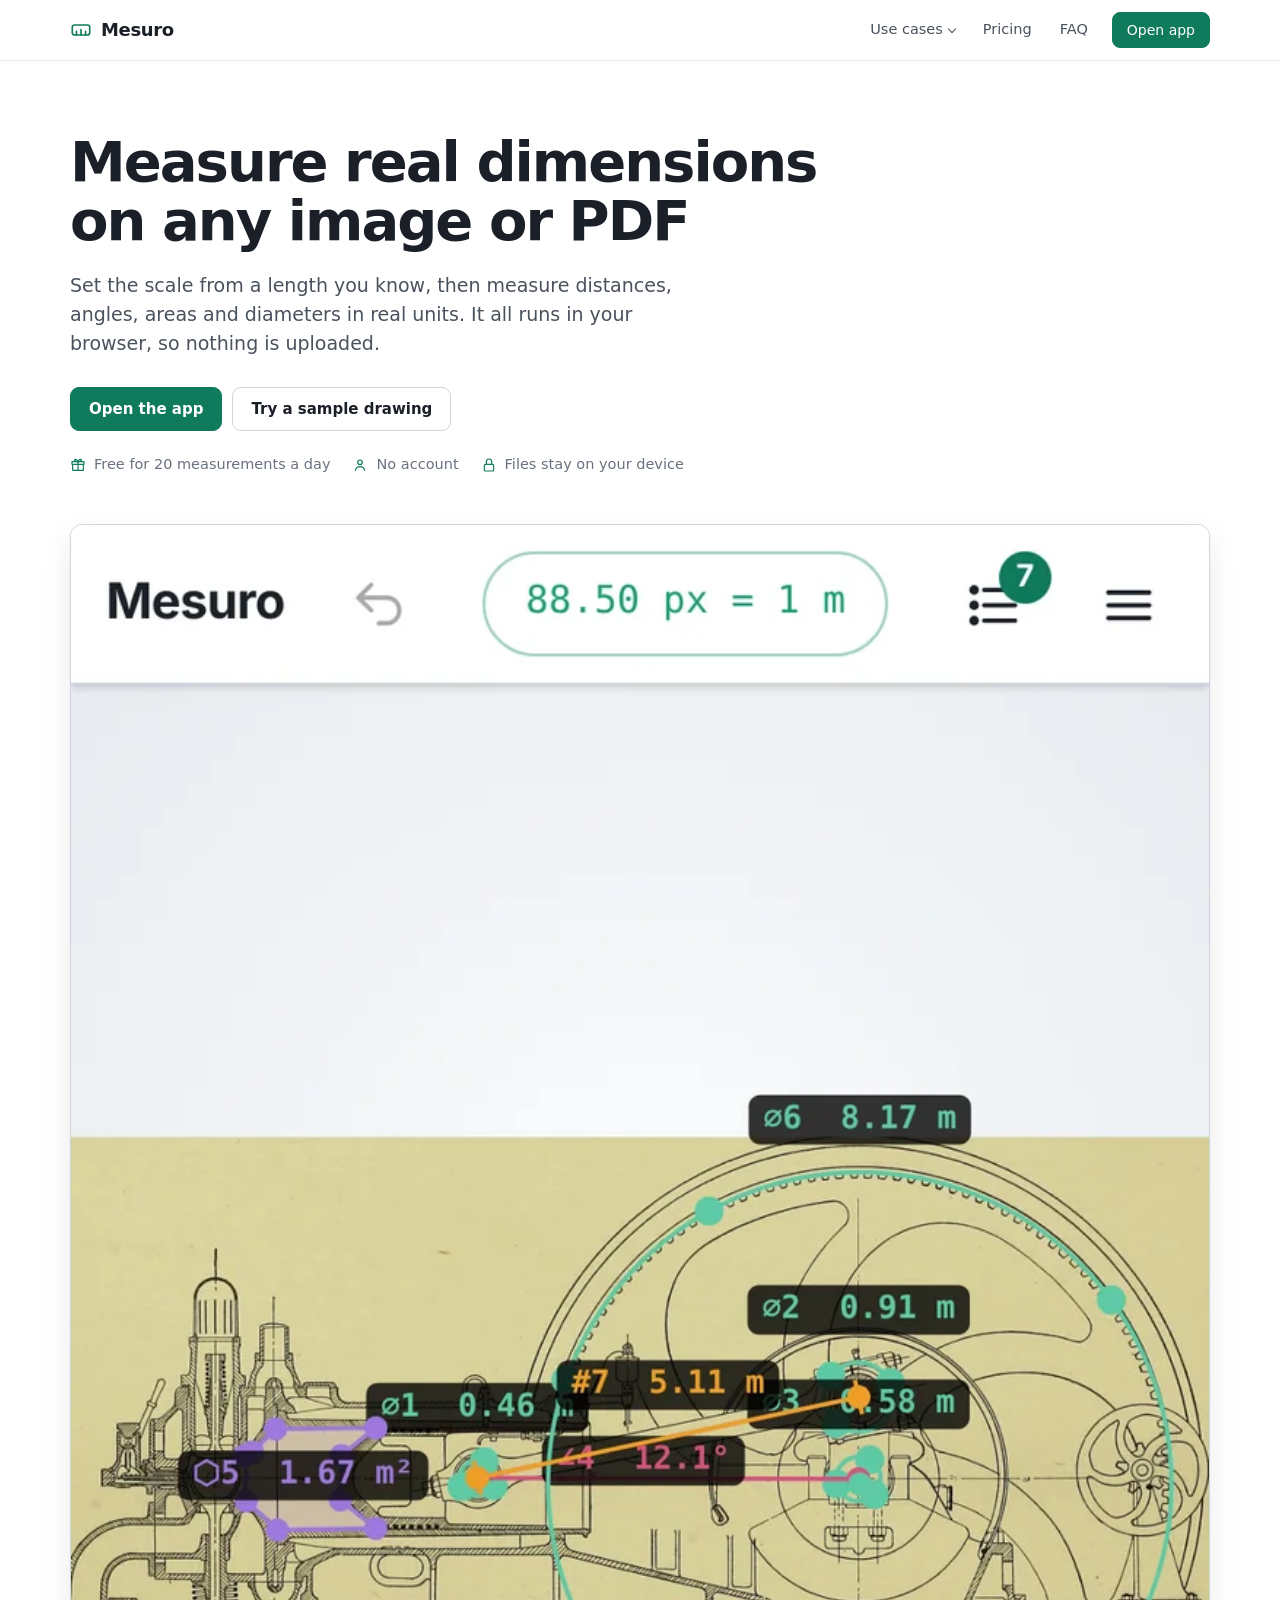
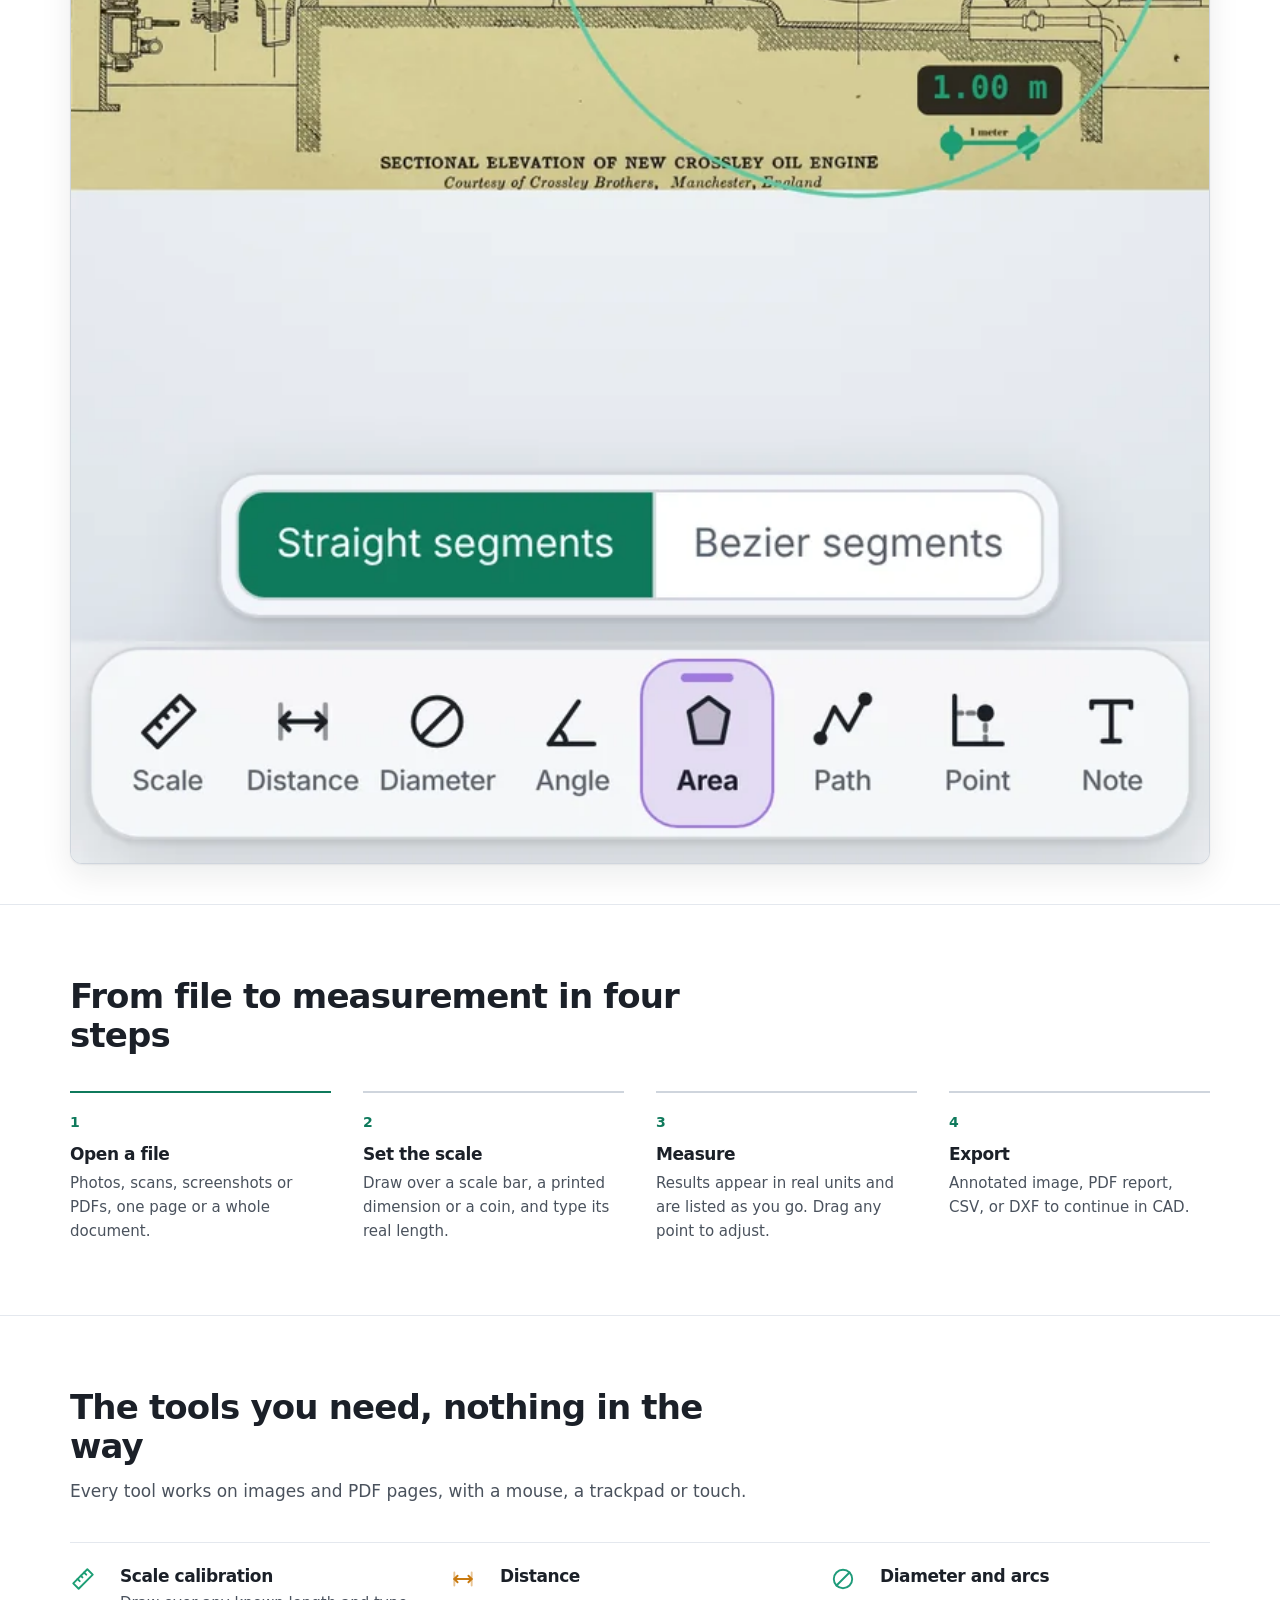
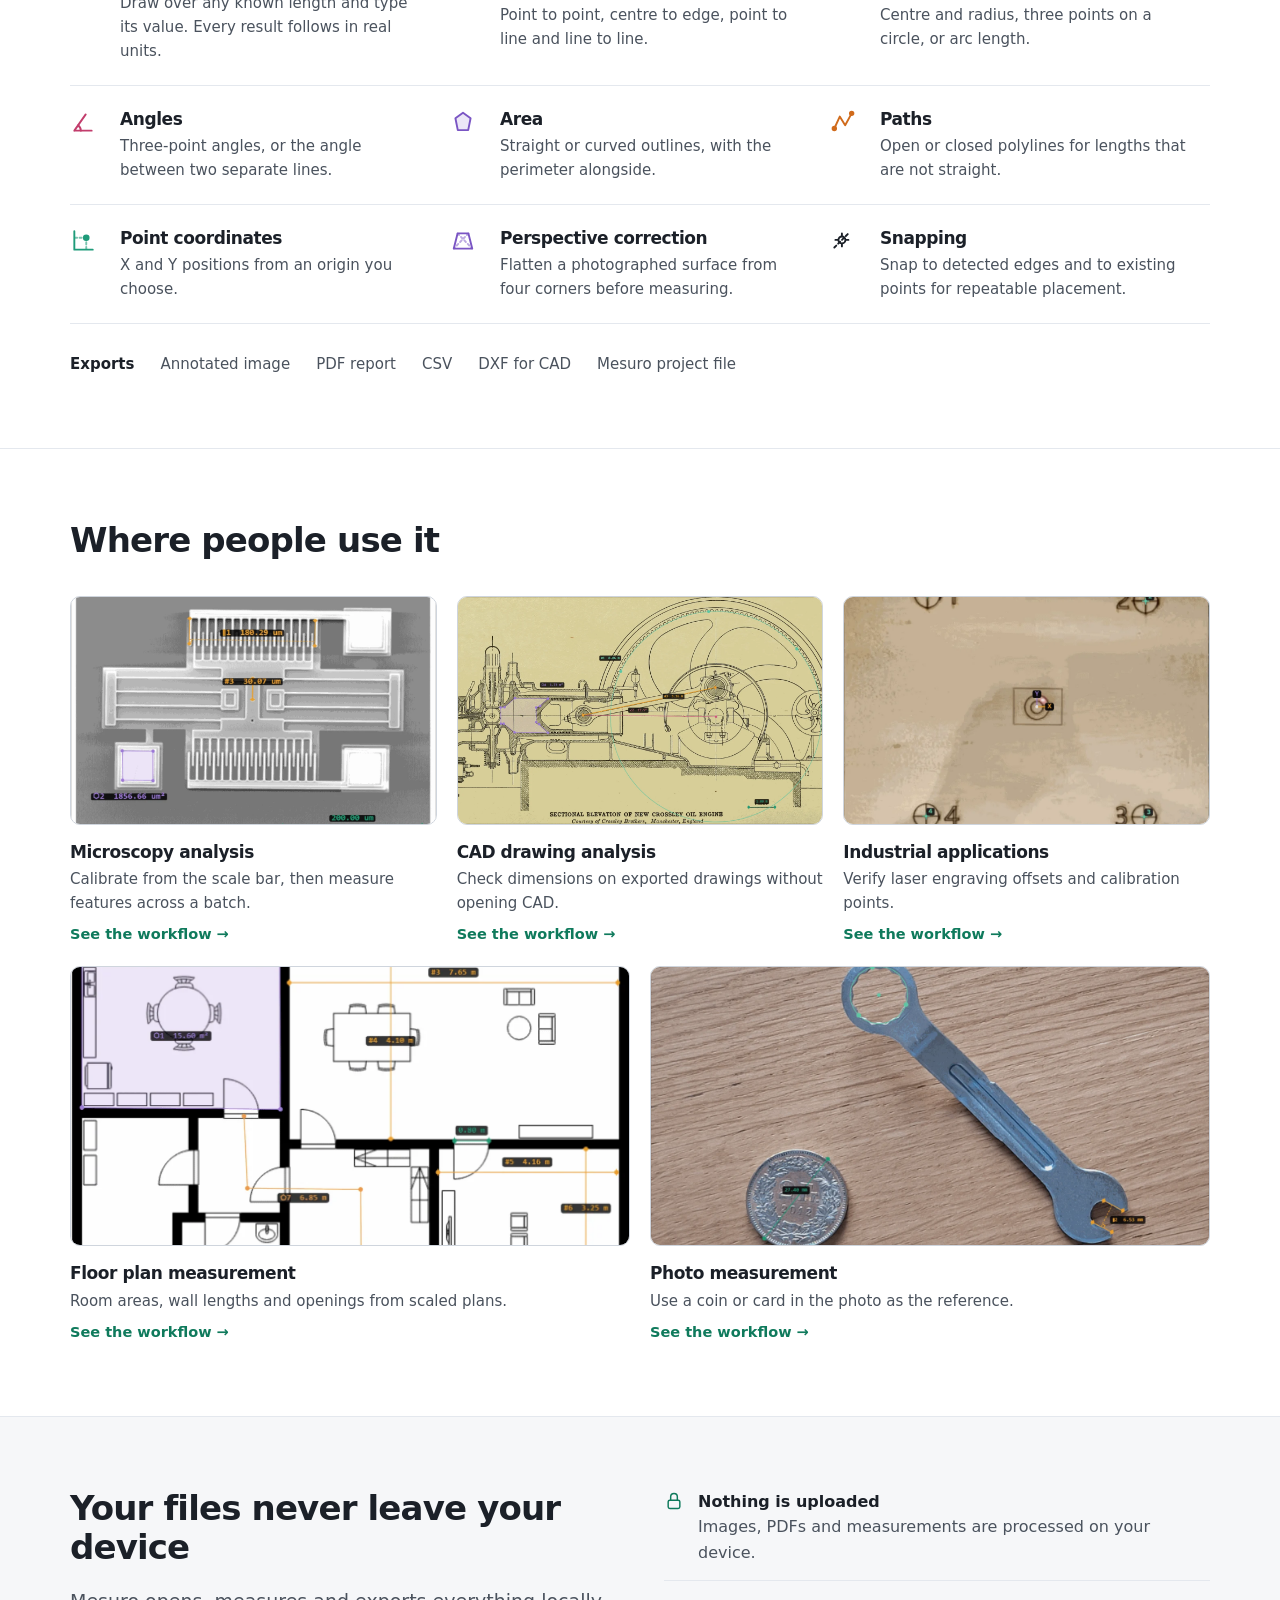
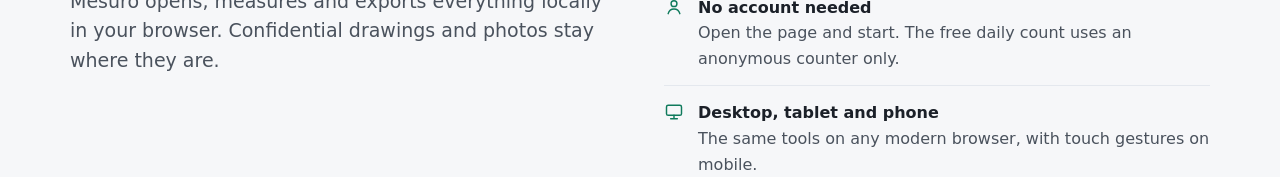
<file: index.html>
<!DOCTYPE html>
<html lang="en">
<head>
<meta charset="UTF-8">
<meta name="viewport" content="width=device-width, initial-scale=1.0">
<title>Mesuro &mdash; Measure Dimensions on Images and PDFs</title>
<meta name="description" content="Calibrated browser-based measurement for technical images and PDFs. Measure distances, angles, areas and coordinates locally with no upload and no account required.">
<link rel="canonical" href="https://mesu.ro/">
<link rel="icon" type="image/png" sizes="192x192" href="favicon.png">
<link rel="icon" type="image/png" sizes="32x32" href="favicon-32.png">
<link rel="apple-touch-icon" href="favicon.png">
<meta property="og:type" content="website">
<meta property="og:url" content="https://mesu.ro/">
<meta property="og:title" content="Mesuro — measure dimensions on images and PDFs">
<meta property="og:description" content="Calibrated browser-based measurement for technical workflows. No upload. No account required.">
<meta property="og:image" content="https://mesu.ro/og.png">
<meta name="twitter:card" content="summary_large_image">
<meta name="twitter:title" content="Mesuro — measure dimensions on images and PDFs">
<meta name="twitter:description" content="Calibrated browser-based measurement for technical workflows. No upload. No account required.">
<meta name="twitter:image" content="https://mesu.ro/og.png">
<link rel="stylesheet" href="assets/site.css">
<script type="application/ld+json">{"@context":"https://schema.org","@type":"Organization","name":"Mesuro","alternateName":"mesu.ro","url":"https://mesu.ro/","logo":"https://mesu.ro/favicon.png"}</script>
<script type="application/ld+json">{"@context":"https://schema.org","@type":"WebApplication","name":"Mesuro","url":"https://mesu.ro/app/","applicationCategory":"UtilitiesApplication","operatingSystem":"Any","description":"Calibrated browser-based measurement for technical images and PDFs. Measure distances, angles, areas and coordinates locally with no upload required.","offers":{"@type":"Offer","price":"0","priceCurrency":"USD"}}</script>
<script type="application/ld+json">{"@context":"https://schema.org","@type":"HowTo","name":"How to measure dimensions on an image or PDF","step":[{"@type":"HowToStep","position":1,"name":"Load image or PDF","text":"Open an image or PDF in Mesuro."},{"@type":"HowToStep","position":2,"name":"Set known scale","text":"Draw a calibration line over a known reference length and enter its value."},{"@type":"HowToStep","position":3,"name":"Measure","text":"Measure distances, angles, areas or coordinates on the calibrated image."},{"@type":"HowToStep","position":4,"name":"Export result","text":"Export the annotated image, PDF report or CSV data."}]}</script>
<script defer src="https://cloud.umami.is/script.js" data-website-id="1862fd90-e083-4d42-9a96-96b12e2cde74"></script>
</head>
<body>
<div class="site-header-bar">
<header class="site-header shell">
  <a class="brand" href="./" aria-label="Mesuro home"><svg class="brand-mark" viewBox="0 0 24 24" fill="none" stroke="currentColor" stroke-width="1.8" stroke-linecap="round" aria-hidden="true"><rect x="2.5" y="6.5" width="19" height="11" rx="2.5"/><path d="M7 17.5v-4M12 17.5v-6M17 17.5v-4"/></svg>Mesuro</a>
  <nav class="site-nav" aria-label="Primary">
    <details class="nav-dropdown">
      <summary><span class="d-only">Use cases</span><span class="m-only">Menu</span></summary>
      <div class="nav-dropdown-menu">
          <a href="use-cases/sem-images/">Microscopy analysis<small>Calibrate from the scale bar, then measure features across a batch.</small></a>
          <a href="use-cases/cad-drawings/">CAD drawing analysis<small>Check dimensions on exported drawings without opening CAD.</small></a>
          <a href="use-cases/laser-alignment/">Industrial applications<small>Verify laser engraving offsets and calibration points.</small></a>
          <a href="use-cases/pdf-blueprints/">Floor plan measurement<small>Room areas, wall lengths and openings from scaled plans.</small></a>
          <a href="use-cases/known-object/">Photo measurement<small>Use a coin or card in the photo as the reference.</small></a>
        <div class="menu-extra">
          <a href="pricing/">Pricing</a>
          <a href="faq/">FAQ</a>
        </div>
      </div>
    </details>
    <a href="pricing/" data-umami-event="cta_view_pricing" data-umami-event-source="nav">Pricing</a>
    <a href="faq/">FAQ</a>
    <a class="button primary small nav-cta" href="app/?from=nav" data-umami-event="cta_open_app" data-umami-event-source="nav">Open app</a>
  </nav>
</header>
</div>
<main>
  <section class="hero shell">
    <div class="hero-copy">
      <h1>Measure real dimensions on any image or PDF</h1>
      <p class="lead">Set the scale from a length you know, then measure distances, angles, areas and diameters in real units. It all runs in your browser, so nothing is uploaded.</p>
      <div class="button-row">
        <a class="button primary" href="app/?from=landing" data-umami-event="cta_open_app" data-umami-event-source="landing">Open the app</a>
        <a class="button" href="app/?from=landing&amp;sample=technical-drawing" data-umami-event="cta_try_sample" data-umami-event-source="landing">Try a sample drawing</a>
      </div>
      <ul class="facts">
        <li><svg viewBox="0 0 24 24" fill="none" stroke="currentColor" stroke-width="1.75" stroke-linecap="round" stroke-linejoin="round" aria-hidden="true"><path d="M4 11h16v9H4zM3 7h18v4H3zM12 7v13"/><path d="M12 7S10.5 3 8 3.5 7 7 12 7zM12 7s1.5-4 4-3.5S17 7 12 7z"/></svg>Free for 20 measurements a day</li>
        <li><svg viewBox="0 0 24 24" fill="none" stroke="currentColor" stroke-width="1.75" stroke-linecap="round" stroke-linejoin="round" aria-hidden="true"><circle cx="12" cy="8" r="3.5"/><path d="M5 20c1-3.5 3.8-5.5 7-5.5s6 2 7 5.5"/></svg>No account</li>
        <li><svg viewBox="0 0 24 24" fill="none" stroke="currentColor" stroke-width="1.75" stroke-linecap="round" stroke-linejoin="round" aria-hidden="true"><rect x="5" y="11" width="14" height="10" rx="2"/><path d="M8 11V7a4 4 0 0 1 8 0v4"/></svg>Files stay on your device</li>
      </ul>
    </div>
    <figure class="shot">
      <picture>
        <source srcset="assets/app-phone-dark.webp" media="(max-width: 700px) and (prefers-color-scheme: dark)" width="780" height="1328">
        <source srcset="assets/app-phone-light.webp" media="(max-width: 700px)" width="780" height="1328">
        <source srcset="assets/app-dark.webp" media="(prefers-color-scheme: dark)">
        <img src="assets/app-light.webp" width="2176" height="1312" alt="The Mesuro app measuring an engine drawing: diameters, an angle, an area and a distance in metres, with the results listed on the right">
      </picture>
    </figure>
  </section>

  <section class="section" id="how-to" aria-labelledby="how-heading">
    <div class="shell">
      <div class="section-head">
        <h2 id="how-heading">From file to measurement in four steps</h2>
      </div>
      <ol class="steps">
        <li class="step"><h3>Open a file</h3><p>Photos, scans, screenshots or PDFs, one page or a whole document.</p></li>
        <li class="step"><h3>Set the scale</h3><p>Draw over a scale bar, a printed dimension or a coin, and type its real length.</p></li>
        <li class="step"><h3>Measure</h3><p>Results appear in real units and are listed as you go. Drag any point to adjust.</p></li>
        <li class="step"><h3>Export</h3><p>Annotated image, PDF report, CSV, or DXF to continue in CAD.</p></li>
      </ol>
    </div>
  </section>

  <section class="section" id="tools" aria-labelledby="tools-heading">
    <div class="shell">
      <div class="section-head">
        <h2 id="tools-heading">The tools you need, nothing in the way</h2>
        <p>Every tool works on images and PDF pages, with a mouse, a trackpad or touch.</p>
      </div>
      <div class="tools">
      <div class="tool" style="--tc:#1D9E75"><svg viewBox="0 0 24 24" fill="none" stroke="currentColor" stroke-width="1.75" stroke-linecap="round" stroke-linejoin="round" aria-hidden="true"><path d="m3 16 13-13 5 5L8 21z"/><path d="m7 12 2 2M10 9l1.5 1.5M13 6l2 2"/></svg><h3>Scale calibration</h3><p>Draw over any known length and type its value. Every result follows in real units.</p></div>
      <div class="tool" style="--tc:var(--c-dist)"><svg viewBox="0 0 24 24" fill="none" stroke="currentColor" stroke-width="1.75" stroke-linecap="round" stroke-linejoin="round" aria-hidden="true"><path d="M4 12h16"/><path d="m7 9-3 3 3 3M17 9l3 3-3 3"/><path d="M4 6v12M20 6v12" opacity=".45"/></svg><h3>Distance</h3><p>Point to point, centre to edge, point to line and line to line.</p></div>
      <div class="tool" style="--tc:var(--c-diam)"><svg viewBox="0 0 24 24" fill="none" stroke="currentColor" stroke-width="1.75" stroke-linecap="round" stroke-linejoin="round" aria-hidden="true"><circle cx="12" cy="12" r="8.5"/><path d="M6 18 18 6"/></svg><h3>Diameter and arcs</h3><p>Centre and radius, three points on a circle, or arc length.</p></div>
      <div class="tool" style="--tc:var(--c-angle)"><svg viewBox="0 0 24 24" fill="none" stroke="currentColor" stroke-width="1.75" stroke-linecap="round" stroke-linejoin="round" aria-hidden="true"><path d="M4 20h16M4 20 14.5 5"/><path d="M10 20a6 6 0 0 0-2.5-4.9"/></svg><h3>Angles</h3><p>Three-point angles, or the angle between two separate lines.</p></div>
      <div class="tool" style="--tc:var(--c-area)"><svg viewBox="0 0 24 24" fill="none" stroke="currentColor" stroke-width="1.75" stroke-linecap="round" stroke-linejoin="round" aria-hidden="true"><path d="M5 8.5 12 3.5l7 5-2.2 11H7.2z" fill="currentColor" fill-opacity=".14"/></svg><h3>Area</h3><p>Straight or curved outlines, with the perimeter alongside.</p></div>
      <div class="tool" style="--tc:var(--c-path)"><svg viewBox="0 0 24 24" fill="none" stroke="currentColor" stroke-width="1.75" stroke-linecap="round" stroke-linejoin="round" aria-hidden="true"><path d="m4 18 5-11 5 8 6-11"/><circle cx="4" cy="18" r="1.6" fill="currentColor"/><circle cx="20" cy="4" r="1.6" fill="currentColor"/></svg><h3>Paths</h3><p>Open or closed polylines for lengths that are not straight.</p></div>
      <div class="tool" style="--tc:var(--c-diam)"><svg viewBox="0 0 24 24" fill="none" stroke="currentColor" stroke-width="1.75" stroke-linecap="round" stroke-linejoin="round" aria-hidden="true"><path d="M4 3v17h17"/><path d="M15 9H4M15 9v11" stroke-dasharray="2 2.2" opacity=".6"/><circle cx="15" cy="9" r="2.2" fill="currentColor"/></svg><h3>Point coordinates</h3><p>X and Y positions from an origin you choose.</p></div>
      <div class="tool" style="--tc:var(--c-area)"><svg viewBox="0 0 24 24" fill="none" stroke="currentColor" stroke-width="1.75" stroke-linecap="round" stroke-linejoin="round" aria-hidden="true"><path d="M7 5h10l3.5 14h-17z"/><path d="M7 5l13.5 14M17 5 3.5 19" stroke-dasharray="2 2.5" opacity=".5"/></svg><h3>Perspective correction</h3><p>Flatten a photographed surface from four corners before measuring.</p></div>
      <div class="tool" style="--tc:var(--text)"><svg viewBox="0 0 24 24" fill="none" stroke="currentColor" stroke-width="1.75" stroke-linecap="round" stroke-linejoin="round" aria-hidden="true"><path d="M4 18 18 4" stroke-dasharray="2.5 2.5"/><circle cx="11" cy="11" r="3.2"/><path d="M11 5v2M11 15v2M5 11h2M15 11h2"/></svg><h3>Snapping</h3><p>Snap to detected edges and to existing points for repeatable placement.</p></div>
      </div>
      <div class="exports"><strong>Exports</strong><span>Annotated image</span><span>PDF report</span><span>CSV</span><span>DXF for CAD</span><span>Mesuro project file</span></div>
    </div>
  </section>

  <section class="section" id="use-cases" aria-labelledby="cases-heading">
    <div class="shell">
      <div class="section-head">
        <h2 id="cases-heading">Where people use it</h2>
      </div>
      <div class="cases">
      <a class="case" href="use-cases/sem-images/">
        <div class="case-img"><img src="assets/uc-microscopy.webp" alt="Microscopy image with distance and area measurements from the scale bar" loading="lazy" width="800" height="500"></div>
        <h3>Microscopy analysis</h3><p>Calibrate from the scale bar, then measure features across a batch.</p><span class="more">See the workflow &rarr;</span>
      </a>
      <a class="case" href="use-cases/cad-drawings/">
        <div class="case-img"><img src="assets/uc-cad.webp" alt="Engineering drawing with distance, angle, area and diameter annotations" loading="lazy" width="800" height="500"></div>
        <h3>CAD drawing analysis</h3><p>Check dimensions on exported drawings without opening CAD.</p><span class="more">See the workflow &rarr;</span>
      </a>
      <a class="case" href="use-cases/laser-alignment/">
        <div class="case-img"><img src="assets/uc-laser.webp" alt="Laser engraving test with four calibration points and coordinates" loading="lazy" width="800" height="500"></div>
        <h3>Industrial applications</h3><p>Verify laser engraving offsets and calibration points.</p><span class="more">See the workflow &rarr;</span>
      </a>
      <a class="case" href="use-cases/pdf-blueprints/">
        <div class="case-img"><img src="assets/uc-floorplan.webp" alt="Floor plan with room area, wall lengths and door width measured" loading="lazy" width="800" height="500"></div>
        <h3>Floor plan measurement</h3><p>Room areas, wall lengths and openings from scaled plans.</p><span class="more">See the workflow &rarr;</span>
      </a>
      <a class="case" href="use-cases/known-object/">
        <div class="case-img"><img src="assets/uc-photo.webp" alt="Photo of a wrench measured using a coin as the reference" loading="lazy" width="800" height="500"></div>
        <h3>Photo measurement</h3><p>Use a coin or card in the photo as the reference.</p><span class="more">See the workflow &rarr;</span>
      </a>
      </div>
    </div>
  </section>

  <section class="section tint" id="privacy" aria-labelledby="privacy-heading">
    <div class="shell privacy">
      <div>
        <h2 id="privacy-heading">Your files never leave your device</h2>
        <p class="lead">Mesuro opens, measures and exports everything locally in your browser. Confidential drawings and photos stay where they are.</p>
      </div>
      <ul>
        <li><svg viewBox="0 0 24 24" fill="none" stroke="currentColor" stroke-width="1.75" stroke-linecap="round" stroke-linejoin="round" aria-hidden="true"><rect x="5" y="11" width="14" height="10" rx="2"/><path d="M8 11V7a4 4 0 0 1 8 0v4"/></svg><div><strong>Nothing is uploaded</strong>Images, PDFs and measurements are processed on your device.</div></li>
        <li><svg viewBox="0 0 24 24" fill="none" stroke="currentColor" stroke-width="1.75" stroke-linecap="round" stroke-linejoin="round" aria-hidden="true"><circle cx="12" cy="8" r="3.5"/><path d="M5 20c1-3.5 3.8-5.5 7-5.5s6 2 7 5.5"/></svg><div><strong>No account needed</strong>Open the page and start. The free daily count uses an anonymous counter only.</div></li>
        <li><svg viewBox="0 0 24 24" fill="none" stroke="currentColor" stroke-width="1.75" stroke-linecap="round" stroke-linejoin="round" aria-hidden="true"><rect x="3" y="4" width="18" height="12" rx="2"/><path d="M8 20h8M12 16v4"/></svg><div><strong>Desktop, tablet and phone</strong>The same tools on any modern browser, with touch gestures on mobile.</div></li>
      </ul>
    </div>
  </section>

  <section class="section" id="faq" aria-labelledby="faq-heading">
    <div class="shell">
      <div class="section-head split">
        <div><h2 id="faq-heading">Questions</h2></div>
        <a class="button small" href="faq/">All questions</a>
      </div>
      <div class="qa">
        <div><h3>Are my files uploaded?</h3><p>No. Files are opened and measured in your browser and never sent to a server.</p></div>
        <div><h3>How accurate is it?</h3><p>As accurate as your reference and resolution. Use the longest known length you have and zoom in when placing points.</p></div>
        <div><h3>Can I measure PDFs?</h3><p>Yes, single pages, page ranges or whole documents, with one scale applied across pages.</p></div>
        <div><h3>What does Pro add?</h3><p>Unlimited measurements every day. Every tool and export is already included for free. <a href="pricing/">See pricing</a>.</p></div>
      </div>
    </div>
  </section>

  <section class="closing">
    <div class="shell">
      <h2>Have a drawing to check?</h2>
      <p>Open it in Mesuro and get your first calibrated measurement in under a minute.</p>
      <div class="button-row">
        <a class="button primary" href="app/?from=landing_bottom" data-umami-event="cta_open_app" data-umami-event-source="landing_bottom">Open the app</a>
        <a class="button" href="pricing/" data-umami-event="cta_view_pricing" data-umami-event-source="landing_bottom">See pricing</a>
      </div>
    </div>
  </section>
</main>
<footer class="site-footer">
  <div class="shell">
    <div class="footer-grid">
      <div>
        <a class="brand" href="./" aria-label="Mesuro home"><svg class="brand-mark" viewBox="0 0 24 24" fill="none" stroke="currentColor" stroke-width="1.8" stroke-linecap="round" aria-hidden="true"><rect x="2.5" y="6.5" width="19" height="11" rx="2.5"/><path d="M7 17.5v-4M12 17.5v-6M17 17.5v-4"/></svg>Mesuro</a>
        <p>Calibrated measurement for images and PDFs, in the browser. Your files stay on your device.</p>
      </div>
      <div>
        <h2>Product</h2>
        <a href="app/?from=footer">Open app</a>
        <a href="app/?from=footer&amp;sample=technical-drawing">Try the sample</a>
        <a href="pricing/" data-umami-event="cta_view_pricing" data-umami-event-source="footer">Pricing</a>
      </div>
      <div>
        <h2>Use cases</h2>
      <a href="use-cases/sem-images/">Microscopy analysis</a>
      <a href="use-cases/cad-drawings/">CAD drawing analysis</a>
      <a href="use-cases/laser-alignment/">Industrial applications</a>
      <a href="use-cases/pdf-blueprints/">Floor plan measurement</a>
      <a href="use-cases/known-object/">Photo measurement</a>
      </div>
      <div>
        <h2>Help</h2>
        <a href="faq/">FAQ</a>
        <a href="faq/#privacy">Privacy</a>
        <a href="mailto:hello@mesu.ro">hello@mesu.ro</a>
      </div>
    </div>
    <div class="footer-base">&copy; 2026 Mesuro</div>
  </div>
</footer>
</body>
</html>
</file>
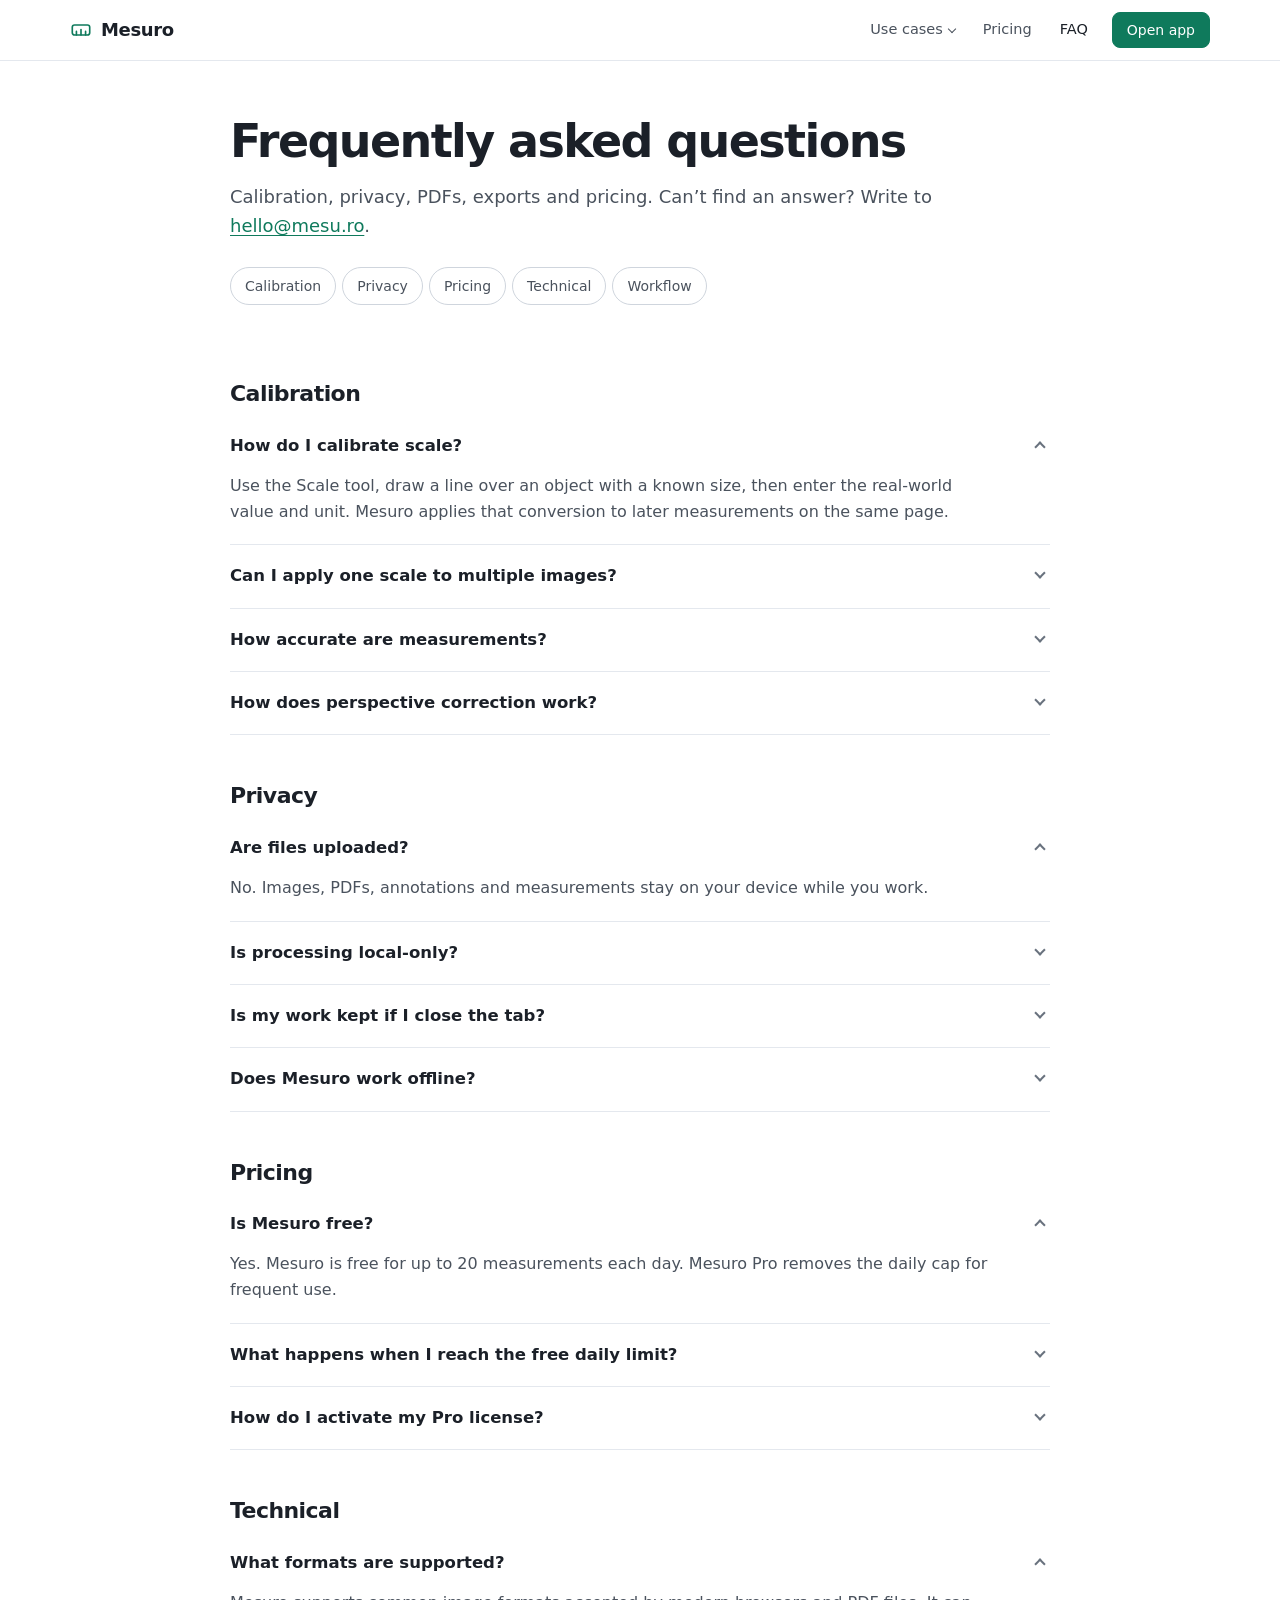
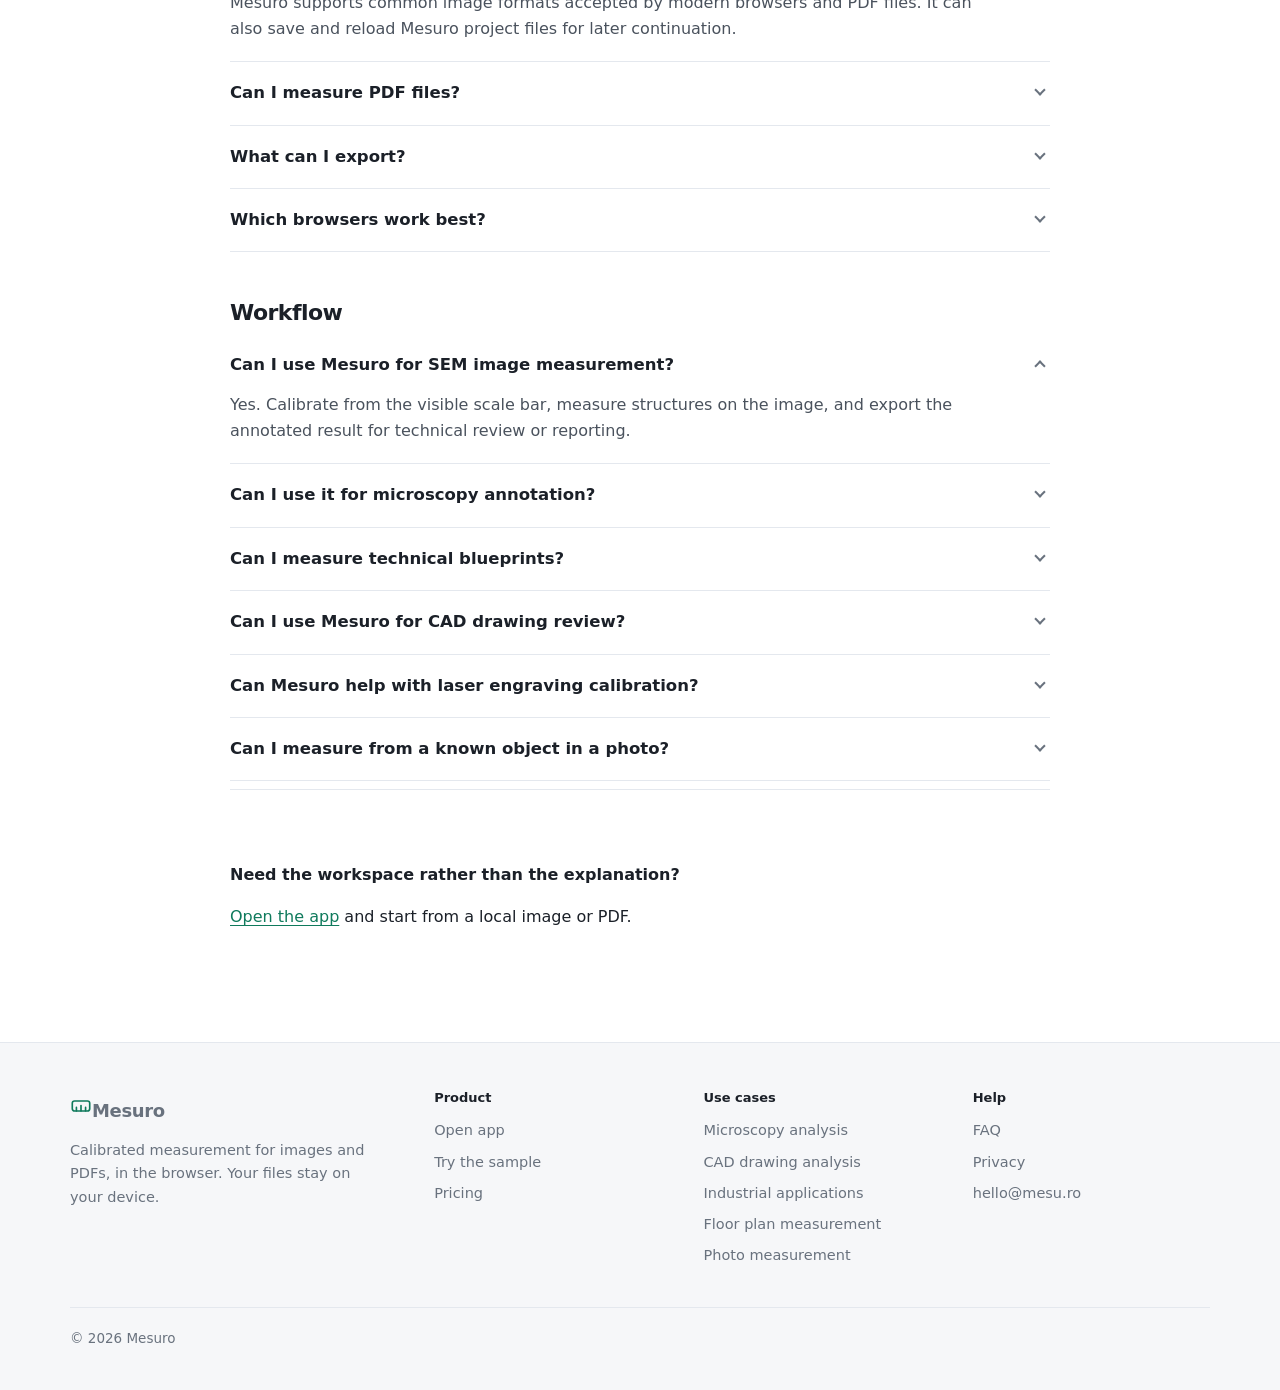
<file: faq/index.html>
<!DOCTYPE html>
<html lang="en">
<head>
<meta charset="UTF-8">
<meta name="viewport" content="width=device-width, initial-scale=1.0">
<title>Mesuro FAQ &mdash; Calibration, Privacy, PDFs and Workflow Questions</title>
<meta name="description" content="Technical FAQ for Mesuro: calibration, accuracy, privacy, PDF support, exports, offline use, microscopy, CAD drawings, floor plans, photo measurement and industrial workflows.">
<link rel="canonical" href="https://mesu.ro/faq/">
<link rel="icon" type="image/png" sizes="192x192" href="../favicon.png">
<link rel="icon" type="image/png" sizes="32x32" href="../favicon-32.png">
<link rel="apple-touch-icon" href="../favicon.png">
<meta property="og:type" content="website">
<meta property="og:url" content="https://mesu.ro/faq/">
<meta property="og:title" content="Mesuro FAQ">
<meta property="og:description" content="Technical answers about calibration, privacy, PDF support, exports and workflow use.">
<meta property="og:image" content="https://mesu.ro/og.png">
<meta name="twitter:card" content="summary_large_image">
<meta name="twitter:title" content="Mesuro FAQ">
<meta name="twitter:description" content="Technical answers about calibration, privacy, PDF support, exports and workflow use.">
<meta name="twitter:image" content="https://mesu.ro/og.png">
<link rel="stylesheet" href="../assets/site.css">
<script type="application/ld+json">{"@context":"https://schema.org","@type":"FAQPage","mainEntity":[
{"@type":"Question","name":"How do I calibrate scale?","acceptedAnswer":{"@type":"Answer","text":"Draw a line over an object with a known size, then enter the real-world value and unit. Mesuro uses that reference to convert pixel distances into calibrated measurements."}},
{"@type":"Question","name":"Can I apply one scale to multiple images?","acceptedAnswer":{"@type":"Answer","text":"Yes. If several loaded images share the same scale, calibrate once and apply that scale across the batch."}},
{"@type":"Question","name":"How accurate are Mesuro measurements?","acceptedAnswer":{"@type":"Answer","text":"Accuracy depends on calibration quality, source resolution and point placement. Use the longest reliable reference available and place points carefully for best results."}},
{"@type":"Question","name":"Are files uploaded?","acceptedAnswer":{"@type":"Answer","text":"No. Images, PDFs and measurements stay on your device while you work in the browser."}},
{"@type":"Question","name":"Can Mesuro measure PDF files?","acceptedAnswer":{"@type":"Answer","text":"Yes. Mesuro opens PDF files directly, including multi-page documents, and supports annotated PDF and CSV exports."}},
{"@type":"Question","name":"Does Mesuro work offline?","acceptedAnswer":{"@type":"Answer","text":"Once the app has loaded in the browser, the measurement workflow can continue locally without uploading files."}},
{"@type":"Question","name":"Is Mesuro free?","acceptedAnswer":{"@type":"Answer","text":"Yes. Mesuro is free for up to 20 measurements each day. Mesuro Pro removes the daily cap for frequent use."}},
{"@type":"Question","name":"What happens when I reach the free daily limit?","acceptedAnswer":{"@type":"Answer","text":"You can wait for the next daily reset or upgrade to Mesuro Pro for unlimited measurements."}},
{"@type":"Question","name":"Can I use Mesuro for SEM images?","acceptedAnswer":{"@type":"Answer","text":"Yes. Calibrate from the SEM scale bar, measure structures on the image, and export annotated results for reports or review."}},
{"@type":"Question","name":"Can Mesuro help with laser engraving calibration?","acceptedAnswer":{"@type":"Answer","text":"Yes. Use point coordinates or calibrated measurements to compare engraved test marks, check offsets, and document setup corrections from output images."}},
{"@type":"Question","name":"Can I measure from a known object in a photo?","acceptedAnswer":{"@type":"Answer","text":"Yes. If a reference object with a known size is visible in the same plane as the item you want to measure, use it to calibrate the photo before measuring."}}
]}</script>
<script defer src="https://cloud.umami.is/script.js" data-website-id="1862fd90-e083-4d42-9a96-96b12e2cde74"></script>
</head>
<body>
<div class="site-header-bar">
<header class="site-header shell">
  <a class="brand" href="../" aria-label="Mesuro home"><svg class="brand-mark" viewBox="0 0 24 24" fill="none" stroke="currentColor" stroke-width="1.8" stroke-linecap="round" aria-hidden="true"><rect x="2.5" y="6.5" width="19" height="11" rx="2.5"/><path d="M7 17.5v-4M12 17.5v-6M17 17.5v-4"/></svg>Mesuro</a>
  <nav class="site-nav" aria-label="Primary">
    <details class="nav-dropdown">
      <summary><span class="d-only">Use cases</span><span class="m-only">Menu</span></summary>
      <div class="nav-dropdown-menu">
          <a href="../use-cases/sem-images/">Microscopy analysis<small>Calibrate from the scale bar, then measure features across a batch.</small></a>
          <a href="../use-cases/cad-drawings/">CAD drawing analysis<small>Check dimensions on exported drawings without opening CAD.</small></a>
          <a href="../use-cases/laser-alignment/">Industrial applications<small>Verify laser engraving offsets and calibration points.</small></a>
          <a href="../use-cases/pdf-blueprints/">Floor plan measurement<small>Room areas, wall lengths and openings from scaled plans.</small></a>
          <a href="../use-cases/known-object/">Photo measurement<small>Use a coin or card in the photo as the reference.</small></a>
        <div class="menu-extra">
          <a href="../pricing/">Pricing</a>
          <a href="../faq/">FAQ</a>
        </div>
      </div>
    </details>
    <a href="../pricing/" data-umami-event="cta_view_pricing" data-umami-event-source="nav">Pricing</a>
    <a href="../faq/" aria-current="page">FAQ</a>
    <a class="button primary small nav-cta" href="../app/?from=nav" data-umami-event="cta_open_app" data-umami-event-source="nav">Open app</a>
  </nav>
</header>
</div>
<main class="shell faq-layout">
  <section class="page-hero">
        <h1>Frequently asked questions</h1>
    <p>Calibration, privacy, PDFs, exports and pricing. Can&rsquo;t find an answer? Write to <a href="mailto:hello@mesu.ro">hello@mesu.ro</a>.</p>
    <div class="kicker-links">
      <a href="#calibration">Calibration</a>
      <a href="#privacy">Privacy</a>
      <a href="#pricing">Pricing</a>
      <a href="#technical">Technical</a>
      <a href="#workflow">Workflow</a>
    </div>
  </section>

  <section class="faq-section" id="calibration">
    <h2>Calibration</h2>
    <details open><summary>How do I calibrate scale?</summary><p>Use the Scale tool, draw a line over an object with a known size, then enter the real-world value and unit. Mesuro applies that conversion to later measurements on the same page.</p></details>
    <details><summary>Can I apply one scale to multiple images?</summary><p>Yes. If several loaded images share the same scale, you can calibrate once and apply that scale across the batch.</p></details>
    <details><summary>How accurate are measurements?</summary><p>Accuracy depends on the reliability of your reference, the source resolution, and how precisely points are placed. For best results, use the longest dependable reference line available and zoom in when placing points.</p></details>
    <details><summary>How does perspective correction work?</summary><p>Choose Perspective, then click (or tap) the four corners of a known rectangle in the image, drag them to adjust and press Apply. Mesuro flattens the photographed plane so measurements on it are true to scale.</p></details>
  </section>

  <section class="faq-section" id="privacy">
    <h2>Privacy</h2>
    <details open><summary>Are files uploaded?</summary><p>No. Images, PDFs, annotations and measurements stay on your device while you work.</p></details>
    <details><summary>Is processing local-only?</summary><p>Yes. The measurement workflow runs in the browser. Mesuro only stores a short-lived device fingerprint hash for free-tier limit enforcement; the actual files never leave your device.</p></details>
    <details><summary>Is my work kept if I close the tab?</summary><p>Yes. Your current images, scale and measurements are saved in your browser as you work, and Mesuro offers to resume them next time. They are stored only on your device. You can turn autosave off or delete the saved work from the Autosave panel in the app.</p></details>
    <details><summary>Does Mesuro work offline?</summary><p>Once the app page has loaded, the measurement workflow can continue locally. File processing itself does not require an upload round trip.</p></details>
  </section>

  <section class="faq-section" id="pricing">
    <h2>Pricing</h2>
    <details open><summary>Is Mesuro free?</summary><p>Yes. Mesuro is free for up to 20 measurements each day. Mesuro Pro removes the daily cap for frequent use.</p></details>
    <details><summary>What happens when I reach the free daily limit?</summary><p>You can wait for the next daily reset or upgrade to <a href="../pricing/" data-umami-event="cta_view_pricing" data-umami-event-source="faq">Mesuro Pro</a> for unlimited measurements.</p></details>
    <details><summary>How do I activate my Pro license?</summary><p>After checkout your license key arrives by email. In the app, choose <strong>Enter key</strong> in the bottom bar, or on a phone open Menu &rarr; Plan &rarr; Have a license key?</p></details>
  </section>

  <section class="faq-section" id="technical">
    <h2>Technical</h2>
    <details open><summary>What formats are supported?</summary><p>Mesuro supports common image formats accepted by modern browsers and PDF files. It can also save and reload Mesuro project files for later continuation.</p></details>
    <details><summary>Can I measure PDF files?</summary><p>Yes. You can open PDF pages directly, load page ranges or entire multi-page documents, and export annotated PDF reports or CSV data.</p></details>
    <details><summary>What can I export?</summary><p>Annotated images, PDF reports, CSV data, DXF files for CAD (in real units, one layer per tool) and Mesuro project files to continue later.</p></details>
    <details><summary>Which browsers work best?</summary><p>Use a current desktop or mobile browser with Canvas support. The app is optimized around modern browser capabilities rather than a packaged install.</p></details>
  </section>

  <section class="faq-section" id="workflow">
    <h2>Workflow</h2>
    <details open><summary>Can I use Mesuro for SEM image measurement?</summary><p>Yes. Calibrate from the visible scale bar, measure structures on the image, and export the annotated result for technical review or reporting.</p></details>
    <details><summary>Can I use it for microscopy annotation?</summary><p>Yes. The same calibrated workflow works for microscopy images when you have a reliable scale reference.</p></details>
    <details><summary>Can I measure technical blueprints?</summary><p>Yes. Open the PDF or image, calibrate from a known dimension, then measure lengths, areas, angles or coordinates directly.</p></details>
    <details><summary>Can I use Mesuro for CAD drawing review?</summary><p>Yes. Open an exported CAD drawing or technical drawing, calibrate from a known dimension, then measure distances, angles, areas or diameters directly.</p></details>
    <details><summary>Can Mesuro help with laser engraving calibration?</summary><p>Yes. Use point coordinates or calibrated measurements to compare engraved test marks, check offsets, and document setup corrections from output images.</p></details>
    <details><summary>Can I measure from a known object in a photo?</summary><p>Yes. If a reference object with a known size is visible in the same plane as the item you want to measure, use it to calibrate the photo before measuring.</p></details>
  </section>

  <section class="section">
    <div class="note-card">
      <strong>Need the workspace rather than the explanation?</strong>
      <p><a href="../app/?from=faq" data-umami-event="cta_open_app" data-umami-event-source="faq">Open the app</a> and start from a local image or PDF.</p>
    </div>
  </section>
</main>
<footer class="site-footer">
  <div class="shell">
    <div class="footer-grid">
      <div>
        <a class="brand" href="../" aria-label="Mesuro home"><svg class="brand-mark" viewBox="0 0 24 24" fill="none" stroke="currentColor" stroke-width="1.8" stroke-linecap="round" aria-hidden="true"><rect x="2.5" y="6.5" width="19" height="11" rx="2.5"/><path d="M7 17.5v-4M12 17.5v-6M17 17.5v-4"/></svg>Mesuro</a>
        <p>Calibrated measurement for images and PDFs, in the browser. Your files stay on your device.</p>
      </div>
      <div>
        <h2>Product</h2>
        <a href="../app/?from=footer">Open app</a>
        <a href="../app/?from=footer&amp;sample=technical-drawing">Try the sample</a>
        <a href="../pricing/" data-umami-event="cta_view_pricing" data-umami-event-source="footer">Pricing</a>
      </div>
      <div>
        <h2>Use cases</h2>
      <a href="../use-cases/sem-images/">Microscopy analysis</a>
      <a href="../use-cases/cad-drawings/">CAD drawing analysis</a>
      <a href="../use-cases/laser-alignment/">Industrial applications</a>
      <a href="../use-cases/pdf-blueprints/">Floor plan measurement</a>
      <a href="../use-cases/known-object/">Photo measurement</a>
      </div>
      <div>
        <h2>Help</h2>
        <a href="../faq/">FAQ</a>
        <a href="../faq/#privacy">Privacy</a>
        <a href="mailto:hello@mesu.ro">hello@mesu.ro</a>
      </div>
    </div>
    <div class="footer-base">&copy; 2026 Mesuro</div>
  </div>
</footer>
</body>
</html>
</file>
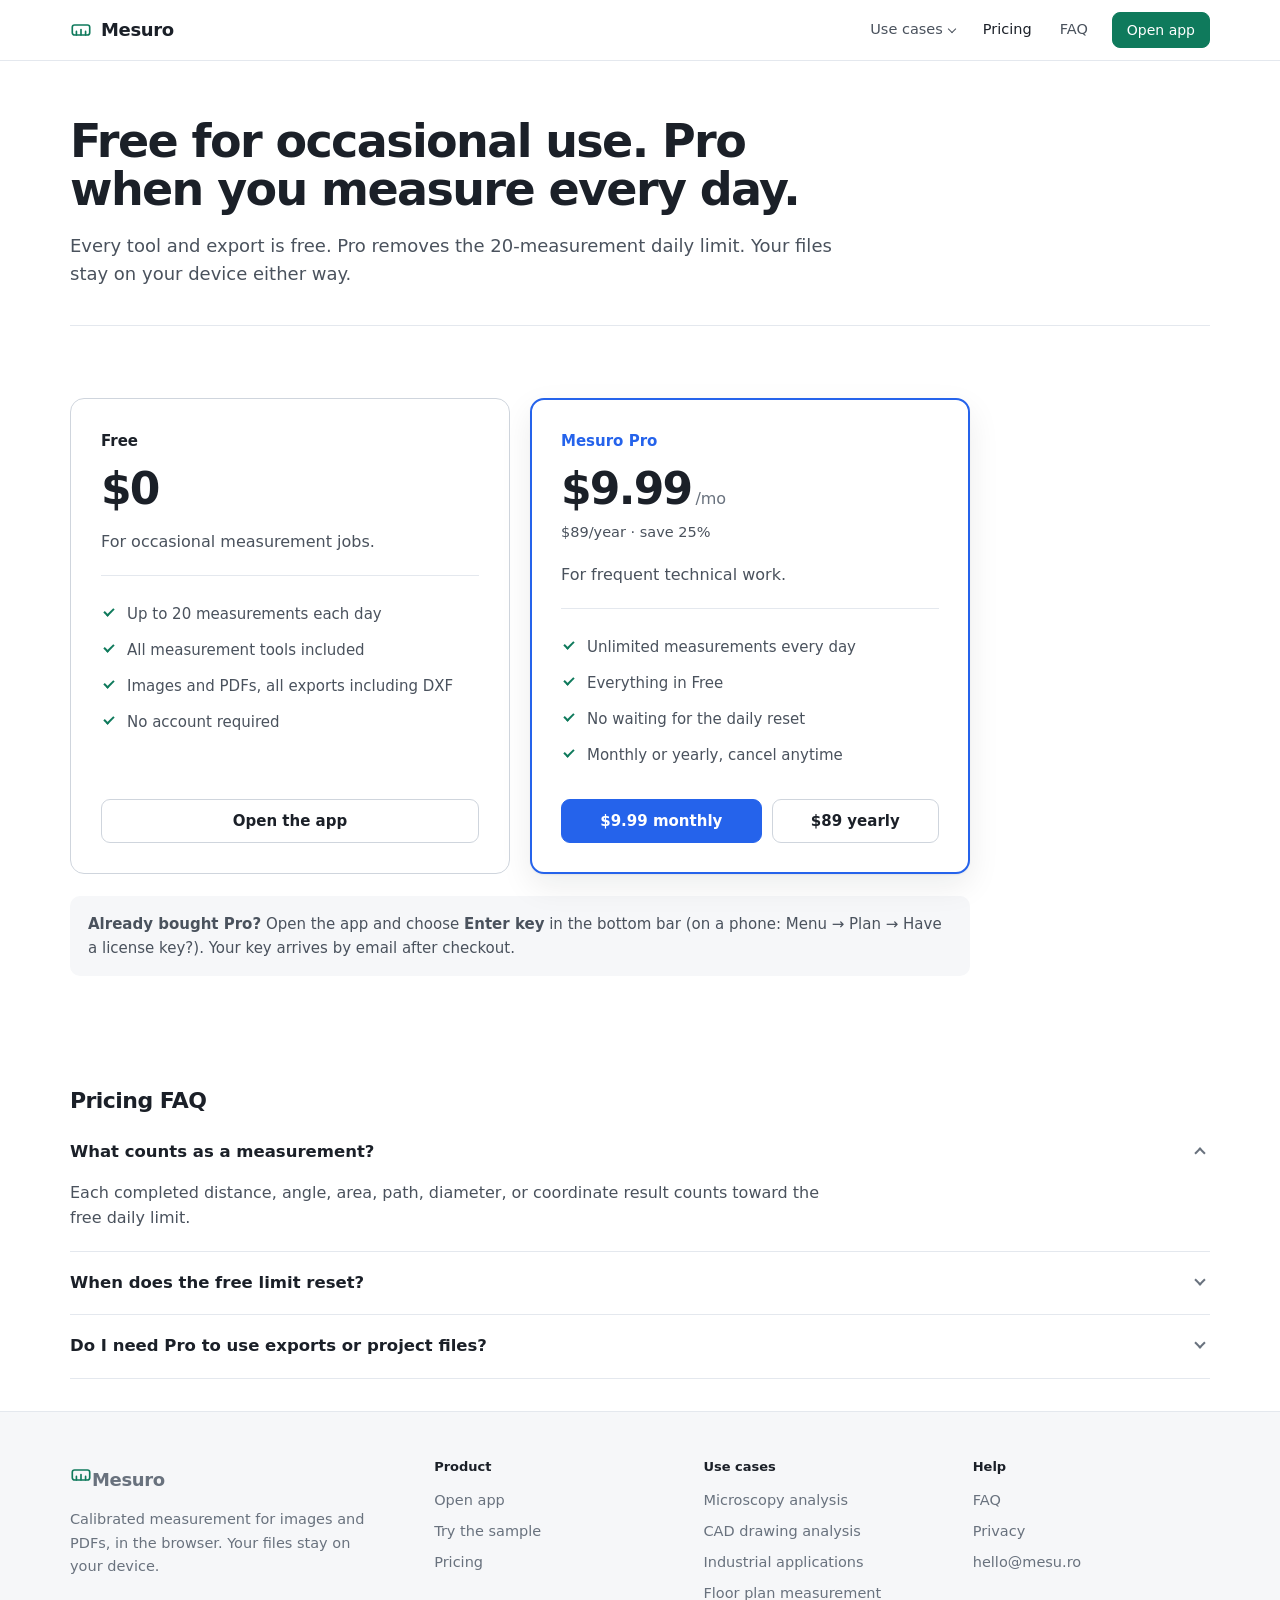
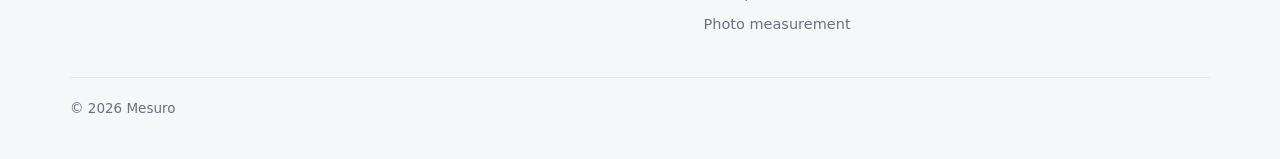
<file: pricing/index.html>
<!DOCTYPE html>
<html lang="en">
<head>
<meta charset="UTF-8">
<meta name="viewport" content="width=device-width, initial-scale=1.0">
<title>Mesuro Pricing &mdash; Free and Pro Plans</title>
<meta name="description" content="Mesuro is free for up to 20 measurements each day. Upgrade to Mesuro Pro for unlimited daily measurements with the same local-only browser workflow.">
<link rel="canonical" href="https://mesu.ro/pricing/">
<link rel="icon" type="image/png" sizes="192x192" href="../favicon.png">
<link rel="icon" type="image/png" sizes="32x32" href="../favicon-32.png">
<link rel="apple-touch-icon" href="../favicon.png">
<meta property="og:type" content="website">
<meta property="og:url" content="https://mesu.ro/pricing/">
<meta property="og:title" content="Mesuro Pricing">
<meta property="og:description" content="Free for up to 20 measurements each day. Mesuro Pro removes the daily cap for frequent technical work.">
<meta property="og:image" content="https://mesu.ro/og.png">
<meta name="twitter:card" content="summary_large_image">
<meta name="twitter:title" content="Mesuro Pricing">
<meta name="twitter:description" content="Free for up to 20 measurements each day. Mesuro Pro removes the daily cap for frequent technical work.">
<meta name="twitter:image" content="https://mesu.ro/og.png">
<link rel="stylesheet" href="../assets/site.css">
<script type="application/ld+json">{"@context":"https://schema.org","@type":"WebPage","name":"Mesuro Pricing","url":"https://mesu.ro/pricing/","description":"Mesuro is free for up to 20 measurements each day. Mesuro Pro removes the daily cap for frequent technical work."}</script>
<script defer src="https://cloud.umami.is/script.js" data-website-id="1862fd90-e083-4d42-9a96-96b12e2cde74"></script>
</head>
<body>
<div class="site-header-bar">
<header class="site-header shell">
  <a class="brand" href="../" aria-label="Mesuro home"><svg class="brand-mark" viewBox="0 0 24 24" fill="none" stroke="currentColor" stroke-width="1.8" stroke-linecap="round" aria-hidden="true"><rect x="2.5" y="6.5" width="19" height="11" rx="2.5"/><path d="M7 17.5v-4M12 17.5v-6M17 17.5v-4"/></svg>Mesuro</a>
  <nav class="site-nav" aria-label="Primary">
    <details class="nav-dropdown">
      <summary><span class="d-only">Use cases</span><span class="m-only">Menu</span></summary>
      <div class="nav-dropdown-menu">
          <a href="../use-cases/sem-images/">Microscopy analysis<small>Calibrate from the scale bar, then measure features across a batch.</small></a>
          <a href="../use-cases/cad-drawings/">CAD drawing analysis<small>Check dimensions on exported drawings without opening CAD.</small></a>
          <a href="../use-cases/laser-alignment/">Industrial applications<small>Verify laser engraving offsets and calibration points.</small></a>
          <a href="../use-cases/pdf-blueprints/">Floor plan measurement<small>Room areas, wall lengths and openings from scaled plans.</small></a>
          <a href="../use-cases/known-object/">Photo measurement<small>Use a coin or card in the photo as the reference.</small></a>
        <div class="menu-extra">
          <a href="../pricing/">Pricing</a>
          <a href="../faq/">FAQ</a>
        </div>
      </div>
    </details>
    <a href="../pricing/" aria-current="page" data-umami-event="cta_view_pricing" data-umami-event-source="nav">Pricing</a>
    <a href="../faq/">FAQ</a>
    <a class="button primary small nav-cta" href="../app/?from=nav" data-umami-event="cta_open_app" data-umami-event-source="nav">Open app</a>
  </nav>
</header>
</div>
<main class="shell">
  <section class="page-hero">
        <h1>Free for occasional use. Pro when you measure every day.</h1>
    <p>Every tool and export is free. Pro removes the 20-measurement daily limit. Your files stay on your device either way.</p>
  </section>

  <section class="section" aria-label="Pricing plans">
    <div class="pricing-grid">
      <article class="pricing-card">
        <p class="plan-label">Free</p>
        <p class="plan-price">$0</p>
        <p class="plan-summary">For occasional measurement jobs.</p>
        <ul class="plan-list">
          <li>Up to 20 measurements each day</li>
          <li>All measurement tools included</li>
          <li>Images and PDFs, all exports including DXF</li>
          <li>No account required</li>
        </ul>
        <div class="button-row">
          <a class="button" href="../app/?from=pricing-free" data-umami-event="cta_open_app" data-umami-event-source="pricing-free">Open the app</a>
        </div>
      </article>

      <article class="pricing-card featured">
        <p class="plan-label">Mesuro Pro</p>
        <p class="plan-price">$9.99<span>/mo</span></p>
        <div class="plan-alt">$89/year &middot; save 25%</div>
        <p class="plan-summary">For frequent technical work.</p>
        <ul class="plan-list">
          <li>Unlimited measurements every day</li>
          <li>Everything in Free</li>
          <li>No waiting for the daily reset</li>
          <li>Monthly or yearly, cancel anytime</li>
        </ul>
        <div class="button-row">
          <a class="button pro" href="https://mesuro.lemonsqueezy.com/checkout/buy/64f4944d-2536-4fde-912d-9bd4724a89e4" target="_blank" rel="noopener" data-umami-event="cta_buy_monthly" data-umami-event-source="pricing">$9.99 monthly</a>
          <a class="button" href="https://mesuro.lemonsqueezy.com/checkout/buy/5a14b50d-97e9-49d6-b2ab-2cac5f46cad9" target="_blank" rel="noopener" data-umami-event="cta_buy_yearly" data-umami-event-source="pricing">$89 yearly</a>
        </div>
      </article>
    </div>
    <p class="pricing-note"><strong>Already bought Pro?</strong> Open the app and choose <strong>Enter key</strong> in the bottom bar (on a phone: Menu &rarr; Plan &rarr; Have a license key?). Your key arrives by email after checkout.</p>
  </section>

  <section class="faq-section" id="questions">
    <h2>Pricing FAQ</h2>
    <details open><summary>What counts as a measurement?</summary><p>Each completed distance, angle, area, path, diameter, or coordinate result counts toward the free daily limit.</p></details>
    <details><summary>When does the free limit reset?</summary><p>The free counter resets each day. If you reach the cap, the app shows the remaining time until the next reset.</p></details>
    <details><summary>Do I need Pro to use exports or project files?</summary><p>No. The paid difference is usage volume: Pro removes the daily measurement cap.</p></details>
  </section>
</main>
<footer class="site-footer">
  <div class="shell">
    <div class="footer-grid">
      <div>
        <a class="brand" href="../" aria-label="Mesuro home"><svg class="brand-mark" viewBox="0 0 24 24" fill="none" stroke="currentColor" stroke-width="1.8" stroke-linecap="round" aria-hidden="true"><rect x="2.5" y="6.5" width="19" height="11" rx="2.5"/><path d="M7 17.5v-4M12 17.5v-6M17 17.5v-4"/></svg>Mesuro</a>
        <p>Calibrated measurement for images and PDFs, in the browser. Your files stay on your device.</p>
      </div>
      <div>
        <h2>Product</h2>
        <a href="../app/?from=footer">Open app</a>
        <a href="../app/?from=footer&amp;sample=technical-drawing">Try the sample</a>
        <a href="../pricing/" data-umami-event="cta_view_pricing" data-umami-event-source="footer">Pricing</a>
      </div>
      <div>
        <h2>Use cases</h2>
      <a href="../use-cases/sem-images/">Microscopy analysis</a>
      <a href="../use-cases/cad-drawings/">CAD drawing analysis</a>
      <a href="../use-cases/laser-alignment/">Industrial applications</a>
      <a href="../use-cases/pdf-blueprints/">Floor plan measurement</a>
      <a href="../use-cases/known-object/">Photo measurement</a>
      </div>
      <div>
        <h2>Help</h2>
        <a href="../faq/">FAQ</a>
        <a href="../faq/#privacy">Privacy</a>
        <a href="mailto:hello@mesu.ro">hello@mesu.ro</a>
      </div>
    </div>
    <div class="footer-base">&copy; 2026 Mesuro</div>
  </div>
</footer>
</body>
</html>
</file>
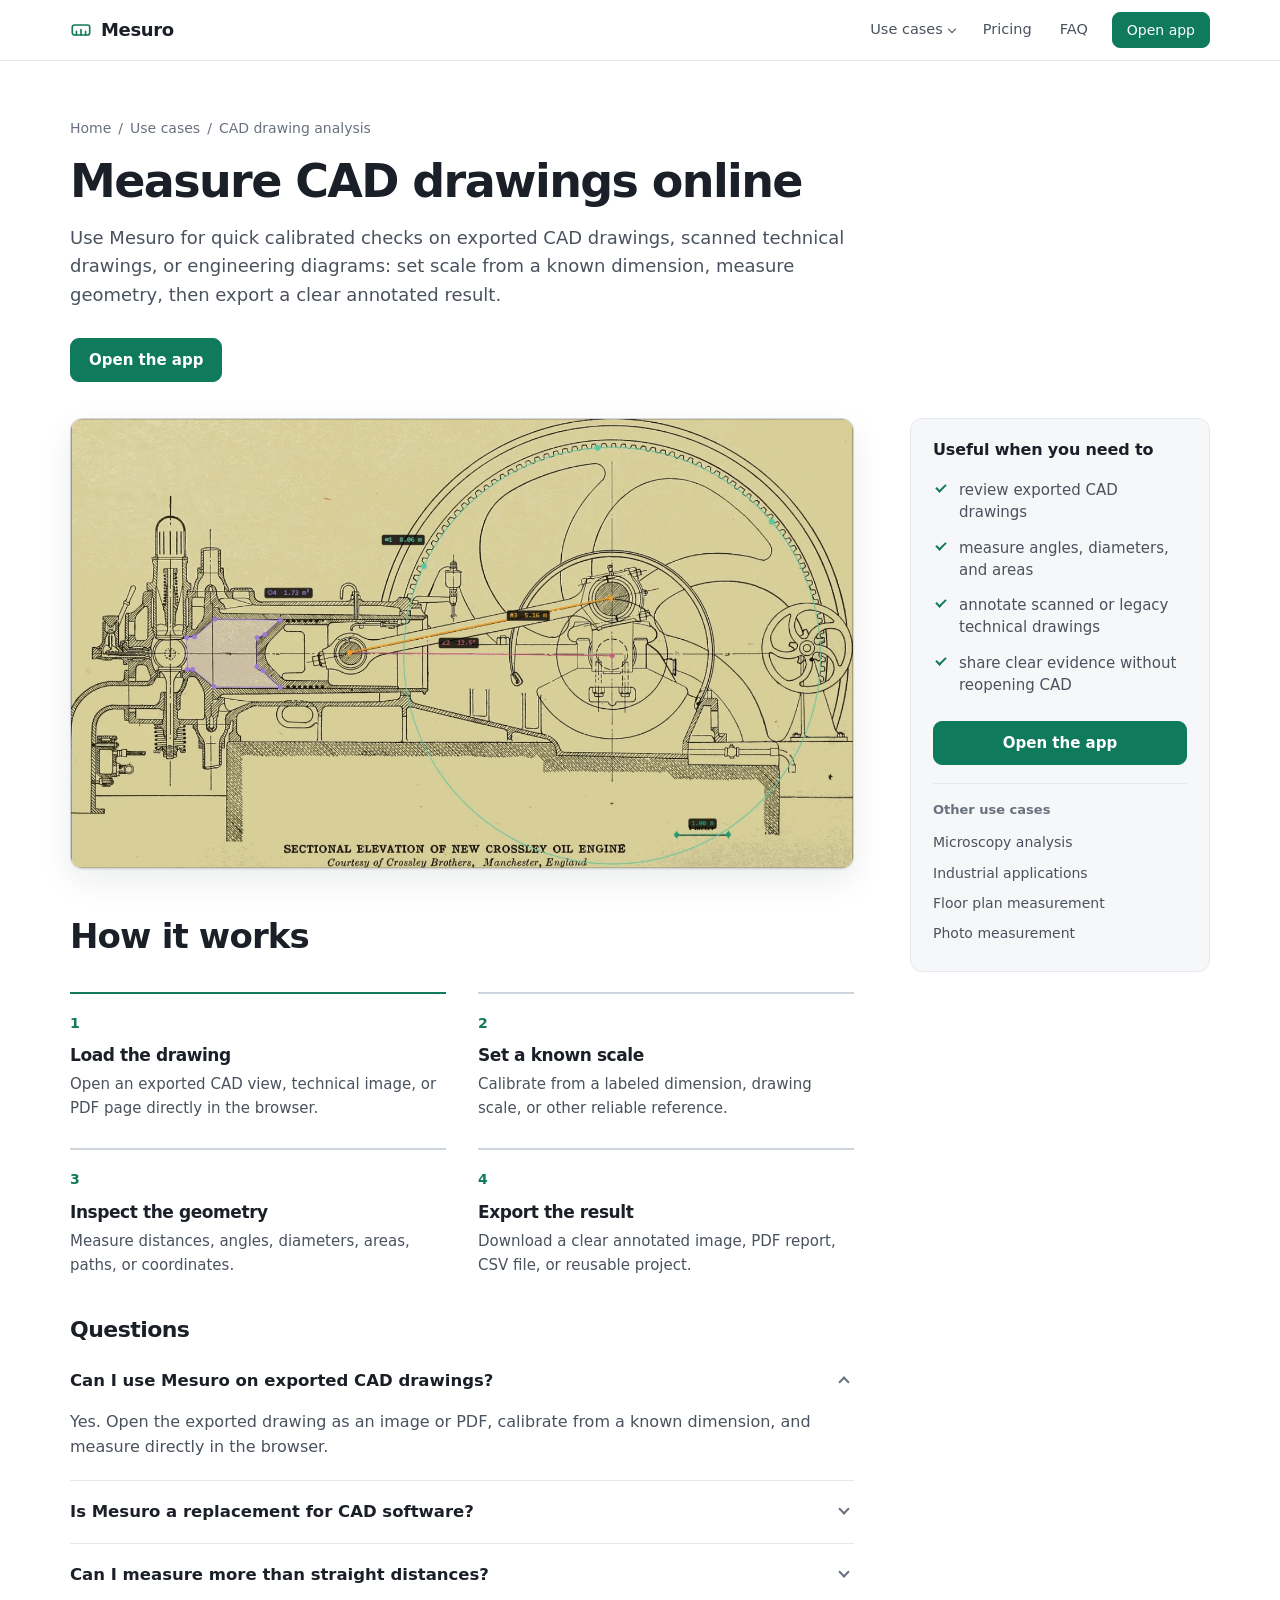
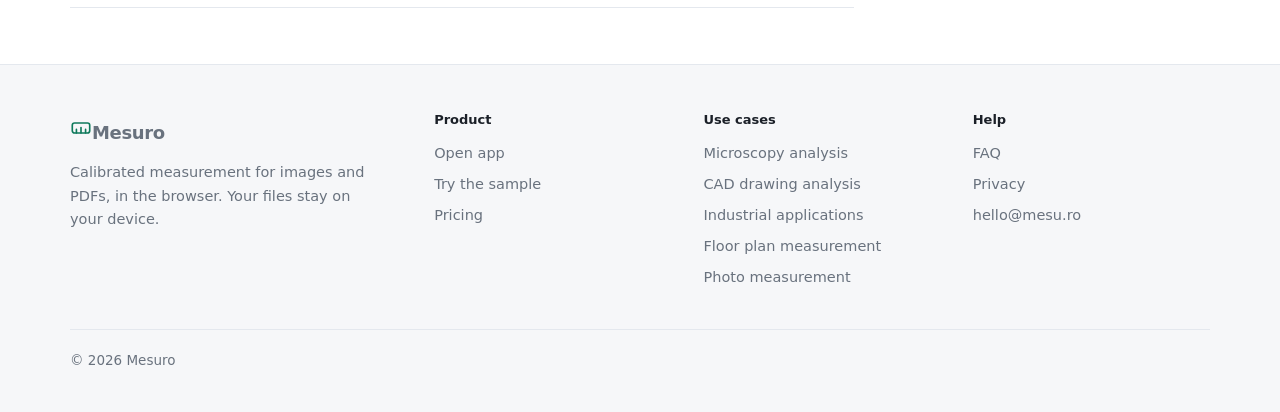
<file: use-cases/cad-drawings/index.html>
<!DOCTYPE html>
<html lang="en">
<head>
<meta charset="UTF-8">
<meta name="viewport" content="width=device-width, initial-scale=1.0">
<title>Measure CAD Drawings Online</title>
<meta name="description" content="Measure exported CAD drawings and technical drawings in the browser. Calibrate from a known dimension, inspect geometry, and export annotated results without installing software.">
<link rel="canonical" href="https://mesu.ro/use-cases/cad-drawings/">
<link rel="icon" type="image/png" sizes="192x192" href="../../favicon.png">
<link rel="icon" type="image/png" sizes="32x32" href="../../favicon-32.png">
<link rel="apple-touch-icon" href="../../favicon.png">
<meta property="og:type" content="website">
<meta property="og:url" content="https://mesu.ro/use-cases/cad-drawings/">
<meta property="og:title" content="Measure CAD Drawings Online">
<meta property="og:description" content="Measure exported CAD drawings and technical drawings in the browser. Calibrate from a known dimension, inspect geometry, and export annotated results without installing software.">
<meta property="og:image" content="https://mesu.ro/og.png">
<meta name="twitter:card" content="summary_large_image">
<meta name="twitter:title" content="Measure CAD Drawings Online">
<meta name="twitter:description" content="Measure exported CAD drawings and technical drawings in the browser. Calibrate from a known dimension, inspect geometry, and export annotated results without installing software.">
<meta name="twitter:image" content="https://mesu.ro/og.png">
<link rel="stylesheet" href="../../assets/site.css">
<script type="application/ld+json">{"@context":"https://schema.org","@type":"FAQPage","mainEntity":[{"@type":"Question","name":"Can I use Mesuro on exported CAD drawings?","acceptedAnswer":{"@type":"Answer","text":"Yes. Open the exported drawing as an image or PDF, calibrate from a known dimension, and measure directly in the browser."}},{"@type":"Question","name":"Is Mesuro a replacement for CAD software?","acceptedAnswer":{"@type":"Answer","text":"No. It is best for quick calibrated review, annotation, and export when you do not need to edit the original CAD model."}},{"@type":"Question","name":"Can I measure more than straight distances?","acceptedAnswer":{"@type":"Answer","text":"Yes. Mesuro supports distances, angles, areas, diameters, paths, and coordinates."}}]}</script>
<script defer src="https://cloud.umami.is/script.js" data-website-id="1862fd90-e083-4d42-9a96-96b12e2cde74"></script>
</head>
<body>
<div class="site-header-bar">
<header class="site-header shell">
  <a class="brand" href="../../" aria-label="Mesuro home"><svg class="brand-mark" viewBox="0 0 24 24" fill="none" stroke="currentColor" stroke-width="1.8" stroke-linecap="round" aria-hidden="true"><rect x="2.5" y="6.5" width="19" height="11" rx="2.5"/><path d="M7 17.5v-4M12 17.5v-6M17 17.5v-4"/></svg>Mesuro</a>
  <nav class="site-nav" aria-label="Primary">
    <details class="nav-dropdown">
      <summary><span class="d-only">Use cases</span><span class="m-only">Menu</span></summary>
      <div class="nav-dropdown-menu">
          <a href="../../use-cases/sem-images/">Microscopy analysis<small>Calibrate from the scale bar, then measure features across a batch.</small></a>
          <a href="../../use-cases/cad-drawings/" aria-current="page">CAD drawing analysis<small>Check dimensions on exported drawings without opening CAD.</small></a>
          <a href="../../use-cases/laser-alignment/">Industrial applications<small>Verify laser engraving offsets and calibration points.</small></a>
          <a href="../../use-cases/pdf-blueprints/">Floor plan measurement<small>Room areas, wall lengths and openings from scaled plans.</small></a>
          <a href="../../use-cases/known-object/">Photo measurement<small>Use a coin or card in the photo as the reference.</small></a>
        <div class="menu-extra">
          <a href="../../pricing/">Pricing</a>
          <a href="../../faq/">FAQ</a>
        </div>
      </div>
    </details>
    <a href="../../pricing/" data-umami-event="cta_view_pricing" data-umami-event-source="nav">Pricing</a>
    <a href="../../faq/">FAQ</a>
    <a class="button primary small nav-cta" href="../../app/?from=nav" data-umami-event="cta_open_app" data-umami-event-source="nav">Open app</a>
  </nav>
</header>
</div>
<main class="shell">
  <section class="page-hero">
    <p class="crumbs"><a href="../../">Home</a><span>/</span><a href="../../#use-cases">Use cases</a><span>/</span>CAD drawing analysis</p>
    <h1>Measure CAD drawings online</h1>
    <p>Use Mesuro for quick calibrated checks on exported CAD drawings, scanned technical drawings, or engineering diagrams: set scale from a known dimension, measure geometry, then export a clear annotated result.</p>
    <div class="button-row">
      <a class="button primary" href="../../app/?from=cad-drawings" data-umami-event="cta_open_app" data-umami-event-source="cad-drawings">Open the app</a>
    </div>
  </section>

  <section class="use-case-layout">
    <div>
      <figure class="demo-card">
        <img src="../../assets/uc-cad.webp" alt="Mesuro measuring a CAD-style engineering drawing with distance, angle, area, and diameter annotations">
      </figure>

      <section class="section" aria-labelledby="workflow-title">
        <div class="section-head">
          <h2 id="workflow-title">How it works</h2>
        </div>
        <ol class="steps"><li class="step"><h3>Load the drawing</h3><p>Open an exported CAD view, technical image, or PDF page directly in the browser.</p></li><li class="step"><h3>Set a known scale</h3><p>Calibrate from a labeled dimension, drawing scale, or other reliable reference.</p></li><li class="step"><h3>Inspect the geometry</h3><p>Measure distances, angles, diameters, areas, paths, or coordinates.</p></li><li class="step"><h3>Export the result</h3><p>Download a clear annotated image, PDF report, CSV file, or reusable project.</p></li></ol>
      </section>

      <section class="faq-section">
        <h2>Questions</h2>
        <details open><summary>Can I use Mesuro on exported CAD drawings?</summary><p>Yes. Open the exported drawing as an image or PDF, calibrate from a known dimension, and measure directly in the browser.</p></details><details><summary>Is Mesuro a replacement for CAD software?</summary><p>No. It is best for quick calibrated review, annotation, and export when you do not need to edit the original CAD model.</p></details><details><summary>Can I measure more than straight distances?</summary><p>Yes. Mesuro supports distances, angles, areas, diameters, paths, and coordinates.</p></details>
      </section>
    </div>

    <aside class="side-panel">
      <h2>Useful when you need to</h2>
      <ul><li>review exported CAD drawings</li><li>measure angles, diameters, and areas</li><li>annotate scanned or legacy technical drawings</li><li>share clear evidence without reopening CAD</li></ul>
      <a class="button primary" href="../../app/?from=cad-drawings-side" data-umami-event="cta_open_app" data-umami-event-source="cad-drawings-side">Open the app</a>
      <div class="related"><p>Other use cases</p><a href="../sem-images/">Microscopy analysis</a><a href="../laser-alignment/">Industrial applications</a><a href="../pdf-blueprints/">Floor plan measurement</a><a href="../known-object/">Photo measurement</a></div>
    </aside>
  </section>
</main>
<footer class="site-footer">
  <div class="shell">
    <div class="footer-grid">
      <div>
        <a class="brand" href="../../" aria-label="Mesuro home"><svg class="brand-mark" viewBox="0 0 24 24" fill="none" stroke="currentColor" stroke-width="1.8" stroke-linecap="round" aria-hidden="true"><rect x="2.5" y="6.5" width="19" height="11" rx="2.5"/><path d="M7 17.5v-4M12 17.5v-6M17 17.5v-4"/></svg>Mesuro</a>
        <p>Calibrated measurement for images and PDFs, in the browser. Your files stay on your device.</p>
      </div>
      <div>
        <h2>Product</h2>
        <a href="../../app/?from=footer">Open app</a>
        <a href="../../app/?from=footer&amp;sample=technical-drawing">Try the sample</a>
        <a href="../../pricing/" data-umami-event="cta_view_pricing" data-umami-event-source="footer">Pricing</a>
      </div>
      <div>
        <h2>Use cases</h2>
      <a href="../../use-cases/sem-images/">Microscopy analysis</a>
      <a href="../../use-cases/cad-drawings/">CAD drawing analysis</a>
      <a href="../../use-cases/laser-alignment/">Industrial applications</a>
      <a href="../../use-cases/pdf-blueprints/">Floor plan measurement</a>
      <a href="../../use-cases/known-object/">Photo measurement</a>
      </div>
      <div>
        <h2>Help</h2>
        <a href="../../faq/">FAQ</a>
        <a href="../../faq/#privacy">Privacy</a>
        <a href="mailto:hello@mesu.ro">hello@mesu.ro</a>
      </div>
    </div>
    <div class="footer-base">&copy; 2026 Mesuro</div>
  </div>
</footer>
</body>
</html>
</file>
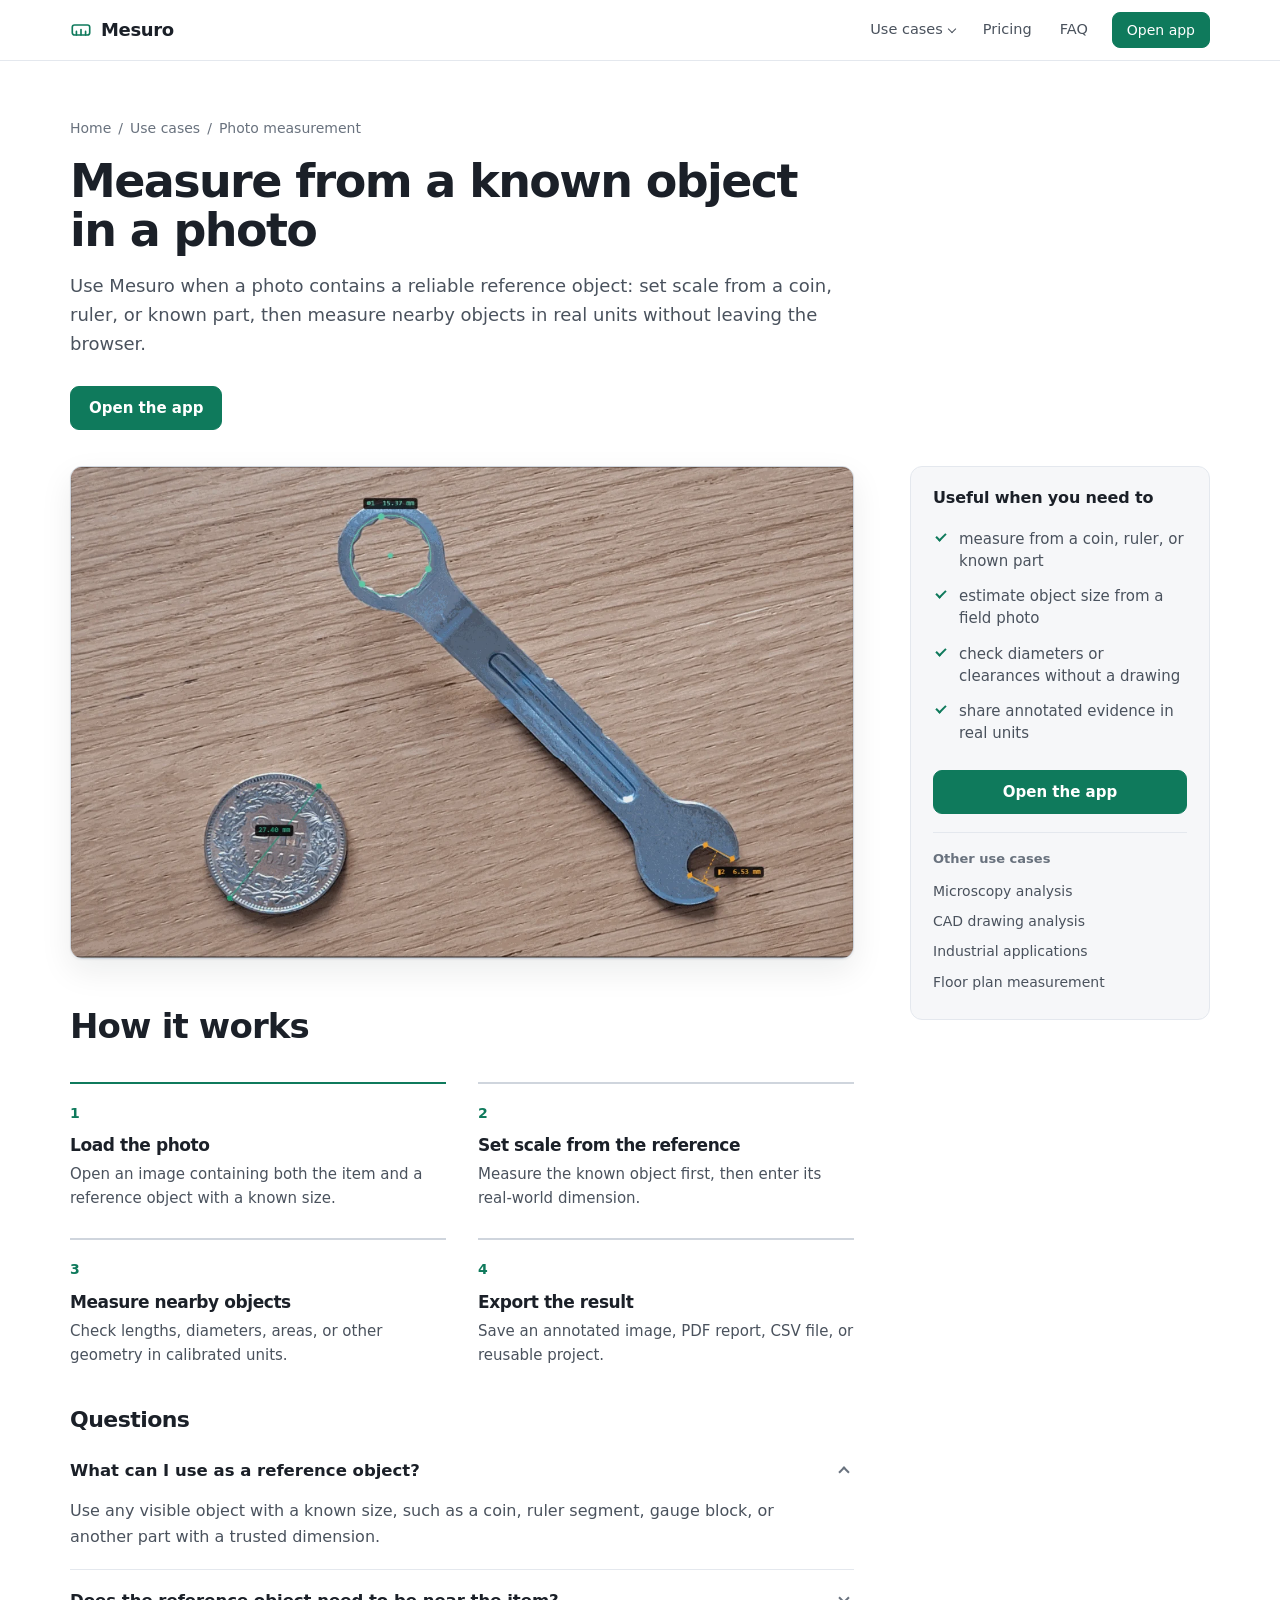
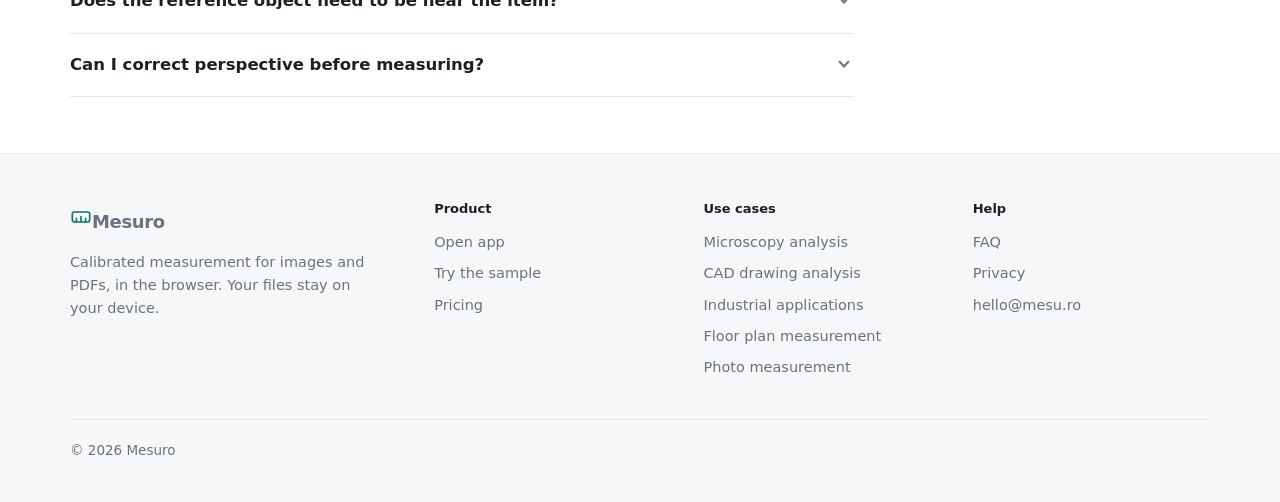
<file: use-cases/known-object/index.html>
<!DOCTYPE html>
<html lang="en">
<head>
<meta charset="UTF-8">
<meta name="viewport" content="width=device-width, initial-scale=1.0">
<title>Measure Objects in Photos from a Known Reference</title>
<meta name="description" content="Measure objects in photos by calibrating from a known reference object visible in the same image. Set scale from a coin, ruler, or known part, then measure nearby items in real units.">
<link rel="canonical" href="https://mesu.ro/use-cases/known-object/">
<link rel="icon" type="image/png" sizes="192x192" href="../../favicon.png">
<link rel="icon" type="image/png" sizes="32x32" href="../../favicon-32.png">
<link rel="apple-touch-icon" href="../../favicon.png">
<meta property="og:type" content="website">
<meta property="og:url" content="https://mesu.ro/use-cases/known-object/">
<meta property="og:title" content="Measure Objects in Photos from a Known Reference">
<meta property="og:description" content="Measure objects in photos by calibrating from a known reference object visible in the same image. Set scale from a coin, ruler, or known part, then measure nearby items in real units.">
<meta property="og:image" content="https://mesu.ro/og.png">
<meta name="twitter:card" content="summary_large_image">
<meta name="twitter:title" content="Measure Objects in Photos from a Known Reference">
<meta name="twitter:description" content="Measure objects in photos by calibrating from a known reference object visible in the same image. Set scale from a coin, ruler, or known part, then measure nearby items in real units.">
<meta name="twitter:image" content="https://mesu.ro/og.png">
<link rel="stylesheet" href="../../assets/site.css">
<script type="application/ld+json">{"@context":"https://schema.org","@type":"FAQPage","mainEntity":[{"@type":"Question","name":"What can I use as a reference object?","acceptedAnswer":{"@type":"Answer","text":"Use any visible object with a known size, such as a coin, ruler segment, gauge block, or another part with a trusted dimension."}},{"@type":"Question","name":"Does the reference object need to be near the item?","acceptedAnswer":{"@type":"Answer","text":"For best results, keep the reference object in the same plane as the item you want to measure so perspective affects both similarly."}},{"@type":"Question","name":"Can I correct perspective before measuring?","acceptedAnswer":{"@type":"Answer","text":"Yes. If the photographed surface is skewed, use perspective correction before calibrated measurement when you have a suitable rectangular reference."}}]}</script>
<script defer src="https://cloud.umami.is/script.js" data-website-id="1862fd90-e083-4d42-9a96-96b12e2cde74"></script>
</head>
<body>
<div class="site-header-bar">
<header class="site-header shell">
  <a class="brand" href="../../" aria-label="Mesuro home"><svg class="brand-mark" viewBox="0 0 24 24" fill="none" stroke="currentColor" stroke-width="1.8" stroke-linecap="round" aria-hidden="true"><rect x="2.5" y="6.5" width="19" height="11" rx="2.5"/><path d="M7 17.5v-4M12 17.5v-6M17 17.5v-4"/></svg>Mesuro</a>
  <nav class="site-nav" aria-label="Primary">
    <details class="nav-dropdown">
      <summary><span class="d-only">Use cases</span><span class="m-only">Menu</span></summary>
      <div class="nav-dropdown-menu">
          <a href="../../use-cases/sem-images/">Microscopy analysis<small>Calibrate from the scale bar, then measure features across a batch.</small></a>
          <a href="../../use-cases/cad-drawings/">CAD drawing analysis<small>Check dimensions on exported drawings without opening CAD.</small></a>
          <a href="../../use-cases/laser-alignment/">Industrial applications<small>Verify laser engraving offsets and calibration points.</small></a>
          <a href="../../use-cases/pdf-blueprints/">Floor plan measurement<small>Room areas, wall lengths and openings from scaled plans.</small></a>
          <a href="../../use-cases/known-object/" aria-current="page">Photo measurement<small>Use a coin or card in the photo as the reference.</small></a>
        <div class="menu-extra">
          <a href="../../pricing/">Pricing</a>
          <a href="../../faq/">FAQ</a>
        </div>
      </div>
    </details>
    <a href="../../pricing/" data-umami-event="cta_view_pricing" data-umami-event-source="nav">Pricing</a>
    <a href="../../faq/">FAQ</a>
    <a class="button primary small nav-cta" href="../../app/?from=nav" data-umami-event="cta_open_app" data-umami-event-source="nav">Open app</a>
  </nav>
</header>
</div>
<main class="shell">
  <section class="page-hero">
    <p class="crumbs"><a href="../../">Home</a><span>/</span><a href="../../#use-cases">Use cases</a><span>/</span>Photo measurement</p>
    <h1>Measure from a known object in a photo</h1>
    <p>Use Mesuro when a photo contains a reliable reference object: set scale from a coin, ruler, or known part, then measure nearby objects in real units without leaving the browser.</p>
    <div class="button-row">
      <a class="button primary" href="../../app/?from=known-object" data-umami-event="cta_open_app" data-umami-event-source="known-object">Open the app</a>
    </div>
  </section>

  <section class="use-case-layout">
    <div>
      <figure class="demo-card">
        <img src="../../assets/uc-photo.webp" alt="Mesuro measuring a wrench from a photo using a coin as a known reference object">
      </figure>

      <section class="section" aria-labelledby="workflow-title">
        <div class="section-head">
          <h2 id="workflow-title">How it works</h2>
        </div>
        <ol class="steps"><li class="step"><h3>Load the photo</h3><p>Open an image containing both the item and a reference object with a known size.</p></li><li class="step"><h3>Set scale from the reference</h3><p>Measure the known object first, then enter its real-world dimension.</p></li><li class="step"><h3>Measure nearby objects</h3><p>Check lengths, diameters, areas, or other geometry in calibrated units.</p></li><li class="step"><h3>Export the result</h3><p>Save an annotated image, PDF report, CSV file, or reusable project.</p></li></ol>
      </section>

      <section class="faq-section">
        <h2>Questions</h2>
        <details open><summary>What can I use as a reference object?</summary><p>Use any visible object with a known size, such as a coin, ruler segment, gauge block, or another part with a trusted dimension.</p></details><details><summary>Does the reference object need to be near the item?</summary><p>For best results, keep the reference object in the same plane as the item you want to measure so perspective affects both similarly.</p></details><details><summary>Can I correct perspective before measuring?</summary><p>Yes. If the photographed surface is skewed, use perspective correction before calibrated measurement when you have a suitable rectangular reference.</p></details>
      </section>
    </div>

    <aside class="side-panel">
      <h2>Useful when you need to</h2>
      <ul><li>measure from a coin, ruler, or known part</li><li>estimate object size from a field photo</li><li>check diameters or clearances without a drawing</li><li>share annotated evidence in real units</li></ul>
      <a class="button primary" href="../../app/?from=known-object-side" data-umami-event="cta_open_app" data-umami-event-source="known-object-side">Open the app</a>
      <div class="related"><p>Other use cases</p><a href="../sem-images/">Microscopy analysis</a><a href="../cad-drawings/">CAD drawing analysis</a><a href="../laser-alignment/">Industrial applications</a><a href="../pdf-blueprints/">Floor plan measurement</a></div>
    </aside>
  </section>
</main>
<footer class="site-footer">
  <div class="shell">
    <div class="footer-grid">
      <div>
        <a class="brand" href="../../" aria-label="Mesuro home"><svg class="brand-mark" viewBox="0 0 24 24" fill="none" stroke="currentColor" stroke-width="1.8" stroke-linecap="round" aria-hidden="true"><rect x="2.5" y="6.5" width="19" height="11" rx="2.5"/><path d="M7 17.5v-4M12 17.5v-6M17 17.5v-4"/></svg>Mesuro</a>
        <p>Calibrated measurement for images and PDFs, in the browser. Your files stay on your device.</p>
      </div>
      <div>
        <h2>Product</h2>
        <a href="../../app/?from=footer">Open app</a>
        <a href="../../app/?from=footer&amp;sample=technical-drawing">Try the sample</a>
        <a href="../../pricing/" data-umami-event="cta_view_pricing" data-umami-event-source="footer">Pricing</a>
      </div>
      <div>
        <h2>Use cases</h2>
      <a href="../../use-cases/sem-images/">Microscopy analysis</a>
      <a href="../../use-cases/cad-drawings/">CAD drawing analysis</a>
      <a href="../../use-cases/laser-alignment/">Industrial applications</a>
      <a href="../../use-cases/pdf-blueprints/">Floor plan measurement</a>
      <a href="../../use-cases/known-object/">Photo measurement</a>
      </div>
      <div>
        <h2>Help</h2>
        <a href="../../faq/">FAQ</a>
        <a href="../../faq/#privacy">Privacy</a>
        <a href="mailto:hello@mesu.ro">hello@mesu.ro</a>
      </div>
    </div>
    <div class="footer-base">&copy; 2026 Mesuro</div>
  </div>
</footer>
</body>
</html>
</file>
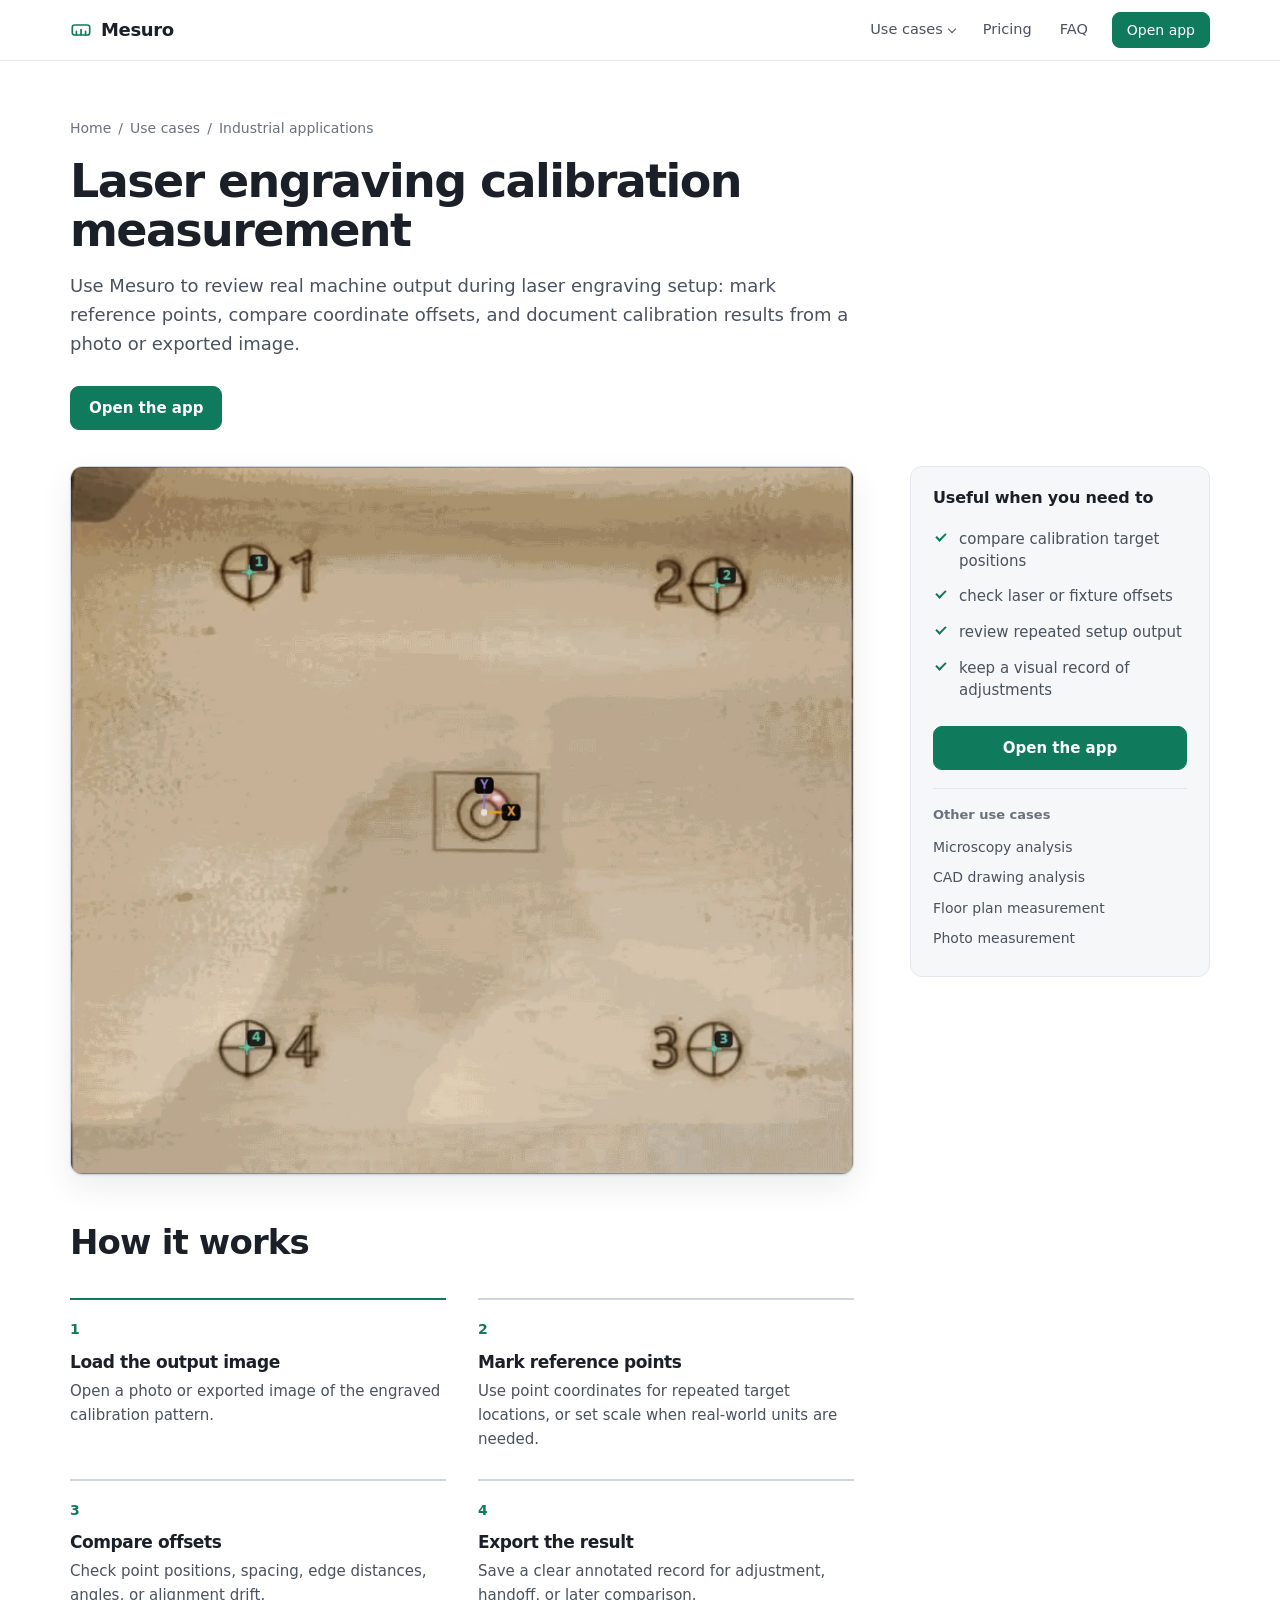
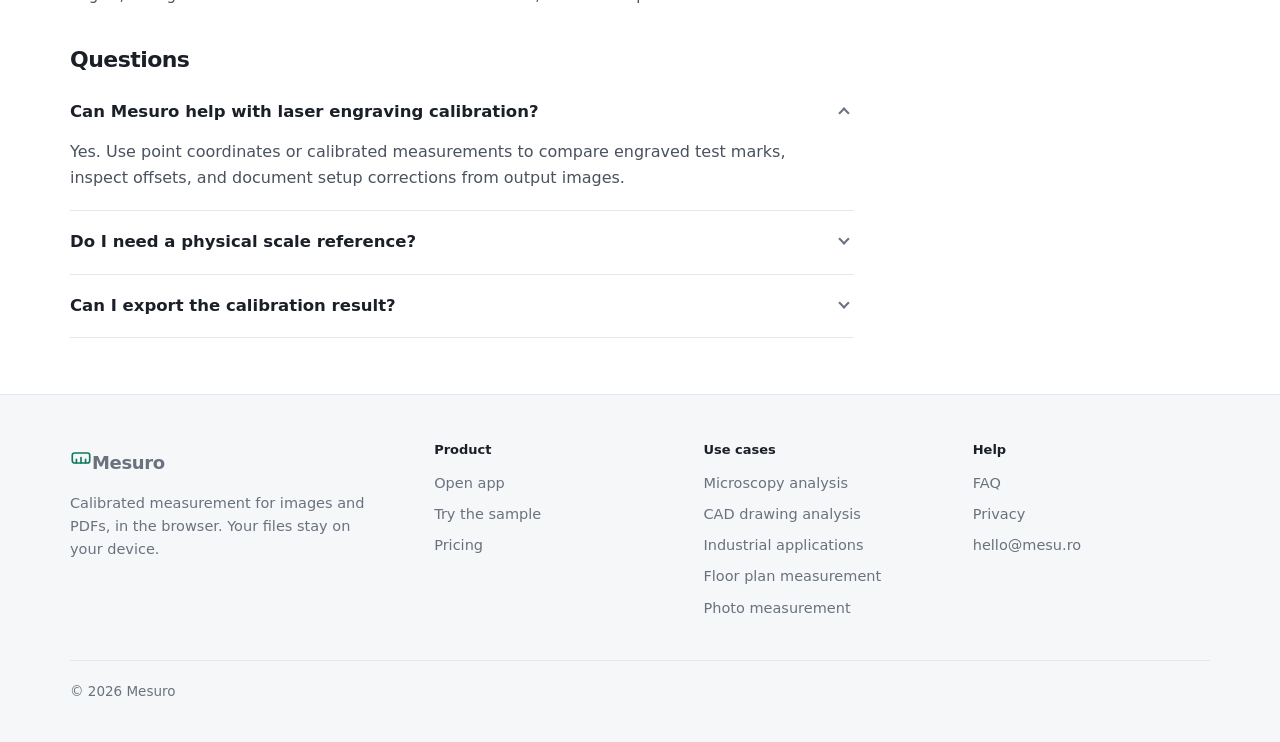
<file: use-cases/laser-alignment/index.html>
<!DOCTYPE html>
<html lang="en">
<head>
<meta charset="UTF-8">
<meta name="viewport" content="width=device-width, initial-scale=1.0">
<title>Laser Engraving Calibration Measurement</title>
<meta name="description" content="Check laser engraving calibration from output images in the browser. Compare test marks, inspect coordinate offsets, and export annotated results without installing software.">
<link rel="canonical" href="https://mesu.ro/use-cases/laser-alignment/">
<link rel="icon" type="image/png" sizes="192x192" href="../../favicon.png">
<link rel="icon" type="image/png" sizes="32x32" href="../../favicon-32.png">
<link rel="apple-touch-icon" href="../../favicon.png">
<meta property="og:type" content="website">
<meta property="og:url" content="https://mesu.ro/use-cases/laser-alignment/">
<meta property="og:title" content="Laser Engraving Calibration Measurement">
<meta property="og:description" content="Check laser engraving calibration from output images in the browser. Compare test marks, inspect coordinate offsets, and export annotated results without installing software.">
<meta property="og:image" content="https://mesu.ro/og.png">
<meta name="twitter:card" content="summary_large_image">
<meta name="twitter:title" content="Laser Engraving Calibration Measurement">
<meta name="twitter:description" content="Check laser engraving calibration from output images in the browser. Compare test marks, inspect coordinate offsets, and export annotated results without installing software.">
<meta name="twitter:image" content="https://mesu.ro/og.png">
<link rel="stylesheet" href="../../assets/site.css">
<script type="application/ld+json">{"@context":"https://schema.org","@type":"FAQPage","mainEntity":[{"@type":"Question","name":"Can Mesuro help with laser engraving calibration?","acceptedAnswer":{"@type":"Answer","text":"Yes. Use point coordinates or calibrated measurements to compare engraved test marks, inspect offsets, and document setup corrections from output images."}},{"@type":"Question","name":"Do I need a physical scale reference?","acceptedAnswer":{"@type":"Answer","text":"Not always. Pixel coordinate mode is useful when you need relative positions or repeated point checks; use calibrated scale when you need real-world units."}},{"@type":"Question","name":"Can I export the calibration result?","acceptedAnswer":{"@type":"Answer","text":"Yes. You can export an annotated image, PDF report, CSV data, or a reusable project file."}}]}</script>
<script defer src="https://cloud.umami.is/script.js" data-website-id="1862fd90-e083-4d42-9a96-96b12e2cde74"></script>
</head>
<body>
<div class="site-header-bar">
<header class="site-header shell">
  <a class="brand" href="../../" aria-label="Mesuro home"><svg class="brand-mark" viewBox="0 0 24 24" fill="none" stroke="currentColor" stroke-width="1.8" stroke-linecap="round" aria-hidden="true"><rect x="2.5" y="6.5" width="19" height="11" rx="2.5"/><path d="M7 17.5v-4M12 17.5v-6M17 17.5v-4"/></svg>Mesuro</a>
  <nav class="site-nav" aria-label="Primary">
    <details class="nav-dropdown">
      <summary><span class="d-only">Use cases</span><span class="m-only">Menu</span></summary>
      <div class="nav-dropdown-menu">
          <a href="../../use-cases/sem-images/">Microscopy analysis<small>Calibrate from the scale bar, then measure features across a batch.</small></a>
          <a href="../../use-cases/cad-drawings/">CAD drawing analysis<small>Check dimensions on exported drawings without opening CAD.</small></a>
          <a href="../../use-cases/laser-alignment/" aria-current="page">Industrial applications<small>Verify laser engraving offsets and calibration points.</small></a>
          <a href="../../use-cases/pdf-blueprints/">Floor plan measurement<small>Room areas, wall lengths and openings from scaled plans.</small></a>
          <a href="../../use-cases/known-object/">Photo measurement<small>Use a coin or card in the photo as the reference.</small></a>
        <div class="menu-extra">
          <a href="../../pricing/">Pricing</a>
          <a href="../../faq/">FAQ</a>
        </div>
      </div>
    </details>
    <a href="../../pricing/" data-umami-event="cta_view_pricing" data-umami-event-source="nav">Pricing</a>
    <a href="../../faq/">FAQ</a>
    <a class="button primary small nav-cta" href="../../app/?from=nav" data-umami-event="cta_open_app" data-umami-event-source="nav">Open app</a>
  </nav>
</header>
</div>
<main class="shell">
  <section class="page-hero">
    <p class="crumbs"><a href="../../">Home</a><span>/</span><a href="../../#use-cases">Use cases</a><span>/</span>Industrial applications</p>
    <h1>Laser engraving calibration measurement</h1>
    <p>Use Mesuro to review real machine output during laser engraving setup: mark reference points, compare coordinate offsets, and document calibration results from a photo or exported image.</p>
    <div class="button-row">
      <a class="button primary" href="../../app/?from=laser-alignment" data-umami-event="cta_open_app" data-umami-event-source="laser-alignment">Open the app</a>
    </div>
  </section>

  <section class="use-case-layout">
    <div>
      <figure class="demo-card">
        <img src="../../assets/uc-laser.webp" alt="Mesuro checking laser engraving calibration points in pixel coordinate mode">
      </figure>

      <section class="section" aria-labelledby="workflow-title">
        <div class="section-head">
          <h2 id="workflow-title">How it works</h2>
        </div>
        <ol class="steps"><li class="step"><h3>Load the output image</h3><p>Open a photo or exported image of the engraved calibration pattern.</p></li><li class="step"><h3>Mark reference points</h3><p>Use point coordinates for repeated target locations, or set scale when real-world units are needed.</p></li><li class="step"><h3>Compare offsets</h3><p>Check point positions, spacing, edge distances, angles, or alignment drift.</p></li><li class="step"><h3>Export the result</h3><p>Save a clear annotated record for adjustment, handoff, or later comparison.</p></li></ol>
      </section>

      <section class="faq-section">
        <h2>Questions</h2>
        <details open><summary>Can Mesuro help with laser engraving calibration?</summary><p>Yes. Use point coordinates or calibrated measurements to compare engraved test marks, inspect offsets, and document setup corrections from output images.</p></details><details><summary>Do I need a physical scale reference?</summary><p>Not always. Pixel coordinate mode is useful when you need relative positions or repeated point checks; use calibrated scale when you need real-world units.</p></details><details><summary>Can I export the calibration result?</summary><p>Yes. You can export an annotated image, PDF report, CSV data, or a reusable project file.</p></details>
      </section>
    </div>

    <aside class="side-panel">
      <h2>Useful when you need to</h2>
      <ul><li>compare calibration target positions</li><li>check laser or fixture offsets</li><li>review repeated setup output</li><li>keep a visual record of adjustments</li></ul>
      <a class="button primary" href="../../app/?from=laser-alignment-side" data-umami-event="cta_open_app" data-umami-event-source="laser-alignment-side">Open the app</a>
      <div class="related"><p>Other use cases</p><a href="../sem-images/">Microscopy analysis</a><a href="../cad-drawings/">CAD drawing analysis</a><a href="../pdf-blueprints/">Floor plan measurement</a><a href="../known-object/">Photo measurement</a></div>
    </aside>
  </section>
</main>
<footer class="site-footer">
  <div class="shell">
    <div class="footer-grid">
      <div>
        <a class="brand" href="../../" aria-label="Mesuro home"><svg class="brand-mark" viewBox="0 0 24 24" fill="none" stroke="currentColor" stroke-width="1.8" stroke-linecap="round" aria-hidden="true"><rect x="2.5" y="6.5" width="19" height="11" rx="2.5"/><path d="M7 17.5v-4M12 17.5v-6M17 17.5v-4"/></svg>Mesuro</a>
        <p>Calibrated measurement for images and PDFs, in the browser. Your files stay on your device.</p>
      </div>
      <div>
        <h2>Product</h2>
        <a href="../../app/?from=footer">Open app</a>
        <a href="../../app/?from=footer&amp;sample=technical-drawing">Try the sample</a>
        <a href="../../pricing/" data-umami-event="cta_view_pricing" data-umami-event-source="footer">Pricing</a>
      </div>
      <div>
        <h2>Use cases</h2>
      <a href="../../use-cases/sem-images/">Microscopy analysis</a>
      <a href="../../use-cases/cad-drawings/">CAD drawing analysis</a>
      <a href="../../use-cases/laser-alignment/">Industrial applications</a>
      <a href="../../use-cases/pdf-blueprints/">Floor plan measurement</a>
      <a href="../../use-cases/known-object/">Photo measurement</a>
      </div>
      <div>
        <h2>Help</h2>
        <a href="../../faq/">FAQ</a>
        <a href="../../faq/#privacy">Privacy</a>
        <a href="mailto:hello@mesu.ro">hello@mesu.ro</a>
      </div>
    </div>
    <div class="footer-base">&copy; 2026 Mesuro</div>
  </div>
</footer>
</body>
</html>
</file>
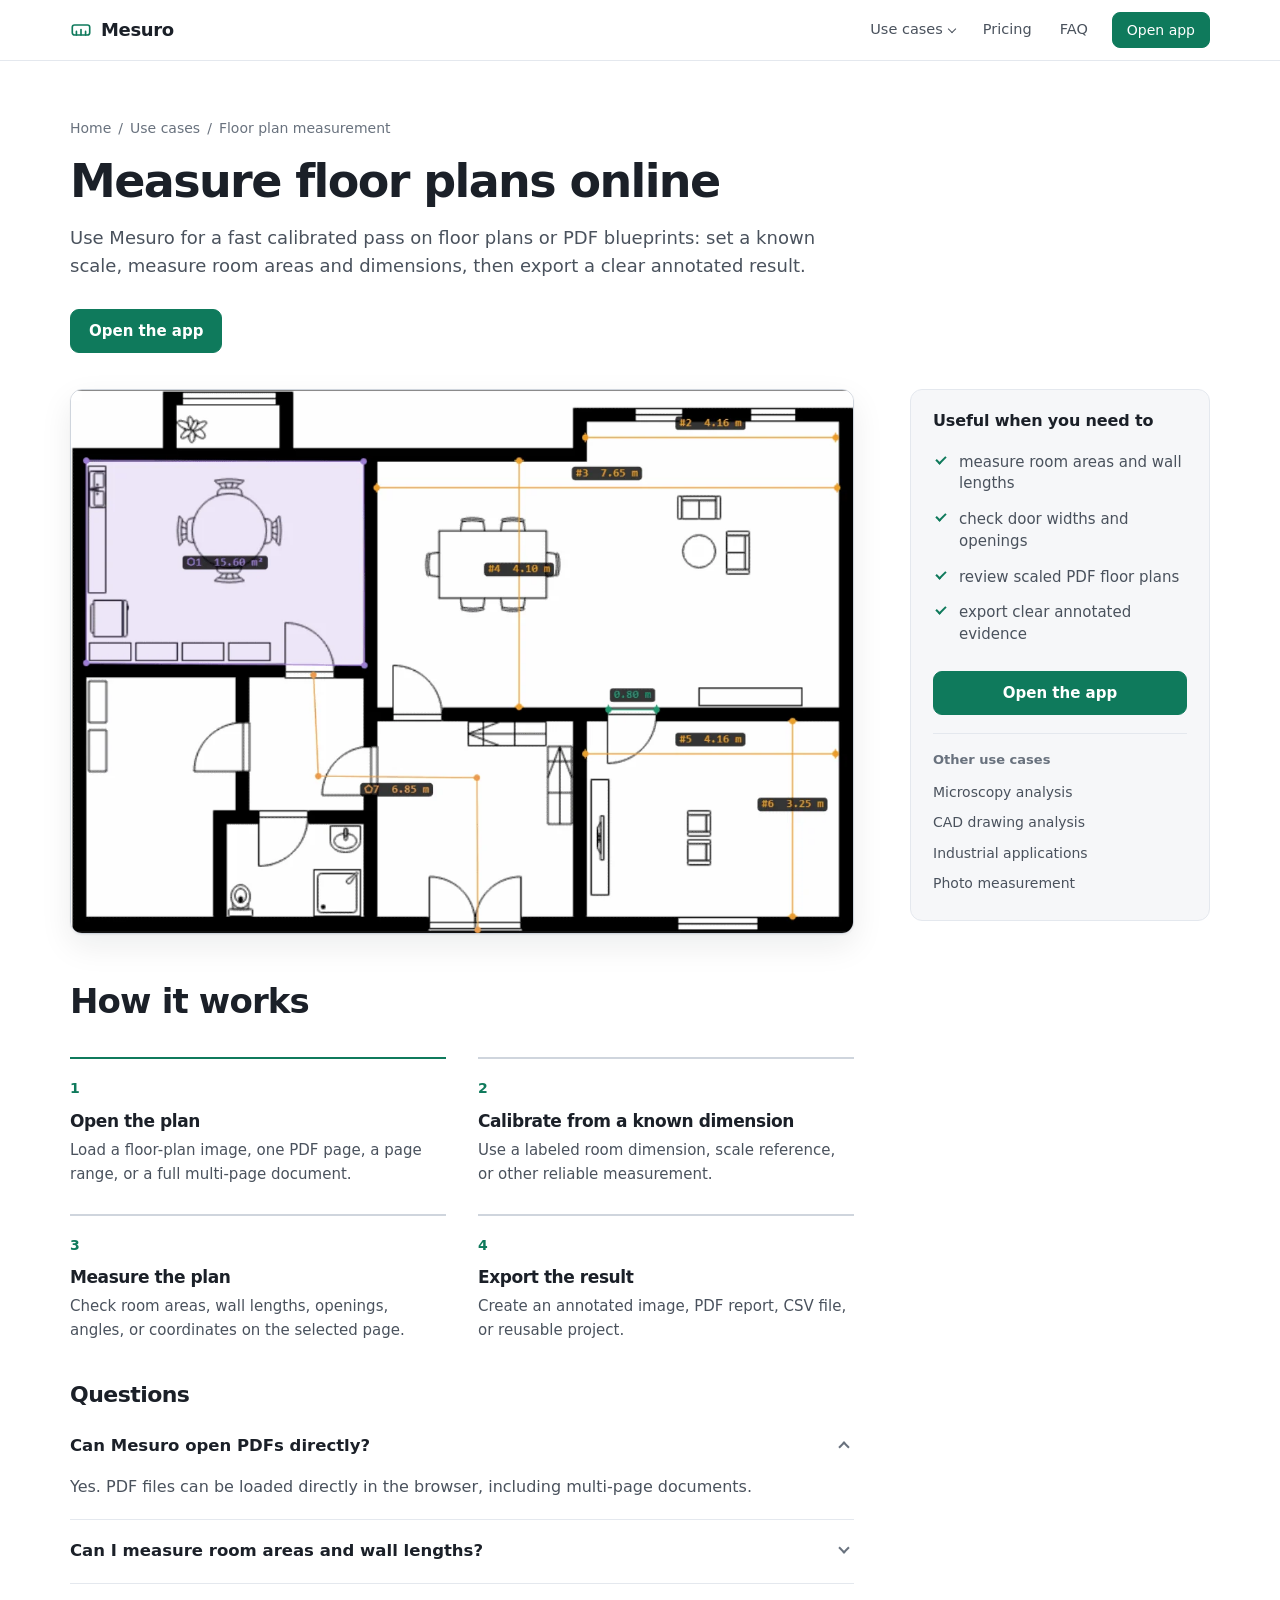
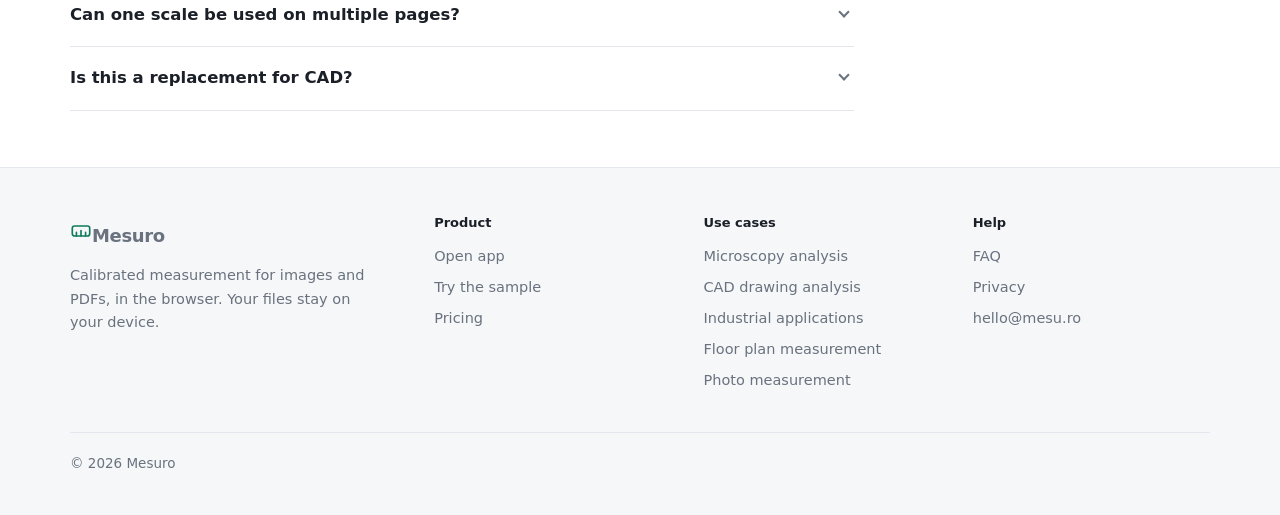
<file: use-cases/pdf-blueprints/index.html>
<!DOCTYPE html>
<html lang="en">
<head>
<meta charset="UTF-8">
<meta name="viewport" content="width=device-width, initial-scale=1.0">
<title>Measure Floor Plans and PDF Blueprints Online</title>
<meta name="description" content="Measure floor plans and PDF blueprints in the browser. Calibrate from a known dimension, then check room areas, wall lengths, openings and other drawing measurements.">
<link rel="canonical" href="https://mesu.ro/use-cases/pdf-blueprints/">
<link rel="icon" type="image/png" sizes="192x192" href="../../favicon.png">
<link rel="icon" type="image/png" sizes="32x32" href="../../favicon-32.png">
<link rel="apple-touch-icon" href="../../favicon.png">
<meta property="og:type" content="website">
<meta property="og:url" content="https://mesu.ro/use-cases/pdf-blueprints/">
<meta property="og:title" content="Measure Floor Plans and PDF Blueprints Online">
<meta property="og:description" content="Measure floor plans and PDF blueprints in the browser. Calibrate from a known dimension, then check room areas, wall lengths, openings and other drawing measurements.">
<meta property="og:image" content="https://mesu.ro/og.png">
<meta name="twitter:card" content="summary_large_image">
<meta name="twitter:title" content="Measure Floor Plans and PDF Blueprints Online">
<meta name="twitter:description" content="Measure floor plans and PDF blueprints in the browser. Calibrate from a known dimension, then check room areas, wall lengths, openings and other drawing measurements.">
<meta name="twitter:image" content="https://mesu.ro/og.png">
<link rel="stylesheet" href="../../assets/site.css">
<script type="application/ld+json">{"@context":"https://schema.org","@type":"FAQPage","mainEntity":[{"@type":"Question","name":"Can Mesuro open PDFs directly?","acceptedAnswer":{"@type":"Answer","text":"Yes. PDF files can be loaded directly in the browser, including multi-page documents."}},{"@type":"Question","name":"Can I measure room areas and wall lengths?","acceptedAnswer":{"@type":"Answer","text":"Yes. After calibration, you can measure room areas, wall lengths, openings, angles and coordinates directly on the plan."}},{"@type":"Question","name":"Can one scale be used on multiple pages?","acceptedAnswer":{"@type":"Answer","text":"Yes, when the document pages share the same scale you can apply the calibration across pages."}},{"@type":"Question","name":"Is this a replacement for CAD?","acceptedAnswer":{"@type":"Answer","text":"No. It is best for quick calibrated review, annotation and export when a lightweight measurement workflow is enough."}}]}</script>
<script defer src="https://cloud.umami.is/script.js" data-website-id="1862fd90-e083-4d42-9a96-96b12e2cde74"></script>
</head>
<body>
<div class="site-header-bar">
<header class="site-header shell">
  <a class="brand" href="../../" aria-label="Mesuro home"><svg class="brand-mark" viewBox="0 0 24 24" fill="none" stroke="currentColor" stroke-width="1.8" stroke-linecap="round" aria-hidden="true"><rect x="2.5" y="6.5" width="19" height="11" rx="2.5"/><path d="M7 17.5v-4M12 17.5v-6M17 17.5v-4"/></svg>Mesuro</a>
  <nav class="site-nav" aria-label="Primary">
    <details class="nav-dropdown">
      <summary><span class="d-only">Use cases</span><span class="m-only">Menu</span></summary>
      <div class="nav-dropdown-menu">
          <a href="../../use-cases/sem-images/">Microscopy analysis<small>Calibrate from the scale bar, then measure features across a batch.</small></a>
          <a href="../../use-cases/cad-drawings/">CAD drawing analysis<small>Check dimensions on exported drawings without opening CAD.</small></a>
          <a href="../../use-cases/laser-alignment/">Industrial applications<small>Verify laser engraving offsets and calibration points.</small></a>
          <a href="../../use-cases/pdf-blueprints/" aria-current="page">Floor plan measurement<small>Room areas, wall lengths and openings from scaled plans.</small></a>
          <a href="../../use-cases/known-object/">Photo measurement<small>Use a coin or card in the photo as the reference.</small></a>
        <div class="menu-extra">
          <a href="../../pricing/">Pricing</a>
          <a href="../../faq/">FAQ</a>
        </div>
      </div>
    </details>
    <a href="../../pricing/" data-umami-event="cta_view_pricing" data-umami-event-source="nav">Pricing</a>
    <a href="../../faq/">FAQ</a>
    <a class="button primary small nav-cta" href="../../app/?from=nav" data-umami-event="cta_open_app" data-umami-event-source="nav">Open app</a>
  </nav>
</header>
</div>
<main class="shell">
  <section class="page-hero">
    <p class="crumbs"><a href="../../">Home</a><span>/</span><a href="../../#use-cases">Use cases</a><span>/</span>Floor plan measurement</p>
    <h1>Measure floor plans online</h1>
    <p>Use Mesuro for a fast calibrated pass on floor plans or PDF blueprints: set a known scale, measure room areas and dimensions, then export a clear annotated result.</p>
    <div class="button-row">
      <a class="button primary" href="../../app/?from=pdf-blueprints" data-umami-event="cta_open_app" data-umami-event-source="pdf-blueprints">Open the app</a>
    </div>
  </section>

  <section class="use-case-layout">
    <div>
      <figure class="demo-card">
        <img src="../../assets/uc-floorplan.webp" alt="Mesuro measuring room areas, wall lengths, and door width on a floor plan">
      </figure>

      <section class="section" aria-labelledby="workflow-title">
        <div class="section-head">
          <h2 id="workflow-title">How it works</h2>
        </div>
        <ol class="steps"><li class="step"><h3>Open the plan</h3><p>Load a floor-plan image, one PDF page, a page range, or a full multi-page document.</p></li><li class="step"><h3>Calibrate from a known dimension</h3><p>Use a labeled room dimension, scale reference, or other reliable measurement.</p></li><li class="step"><h3>Measure the plan</h3><p>Check room areas, wall lengths, openings, angles, or coordinates on the selected page.</p></li><li class="step"><h3>Export the result</h3><p>Create an annotated image, PDF report, CSV file, or reusable project.</p></li></ol>
      </section>

      <section class="faq-section">
        <h2>Questions</h2>
        <details open><summary>Can Mesuro open PDFs directly?</summary><p>Yes. PDF files can be loaded directly in the browser, including multi-page documents.</p></details><details><summary>Can I measure room areas and wall lengths?</summary><p>Yes. After calibration, you can measure room areas, wall lengths, openings, angles and coordinates directly on the plan.</p></details><details><summary>Can one scale be used on multiple pages?</summary><p>Yes, when the document pages share the same scale you can apply the calibration across pages.</p></details><details><summary>Is this a replacement for CAD?</summary><p>No. It is best for quick calibrated review, annotation and export when a lightweight measurement workflow is enough.</p></details>
      </section>
    </div>

    <aside class="side-panel">
      <h2>Useful when you need to</h2>
      <ul><li>measure room areas and wall lengths</li><li>check door widths and openings</li><li>review scaled PDF floor plans</li><li>export clear annotated evidence</li></ul>
      <a class="button primary" href="../../app/?from=pdf-blueprints-side" data-umami-event="cta_open_app" data-umami-event-source="pdf-blueprints-side">Open the app</a>
      <div class="related"><p>Other use cases</p><a href="../sem-images/">Microscopy analysis</a><a href="../cad-drawings/">CAD drawing analysis</a><a href="../laser-alignment/">Industrial applications</a><a href="../known-object/">Photo measurement</a></div>
    </aside>
  </section>
</main>
<footer class="site-footer">
  <div class="shell">
    <div class="footer-grid">
      <div>
        <a class="brand" href="../../" aria-label="Mesuro home"><svg class="brand-mark" viewBox="0 0 24 24" fill="none" stroke="currentColor" stroke-width="1.8" stroke-linecap="round" aria-hidden="true"><rect x="2.5" y="6.5" width="19" height="11" rx="2.5"/><path d="M7 17.5v-4M12 17.5v-6M17 17.5v-4"/></svg>Mesuro</a>
        <p>Calibrated measurement for images and PDFs, in the browser. Your files stay on your device.</p>
      </div>
      <div>
        <h2>Product</h2>
        <a href="../../app/?from=footer">Open app</a>
        <a href="../../app/?from=footer&amp;sample=technical-drawing">Try the sample</a>
        <a href="../../pricing/" data-umami-event="cta_view_pricing" data-umami-event-source="footer">Pricing</a>
      </div>
      <div>
        <h2>Use cases</h2>
      <a href="../../use-cases/sem-images/">Microscopy analysis</a>
      <a href="../../use-cases/cad-drawings/">CAD drawing analysis</a>
      <a href="../../use-cases/laser-alignment/">Industrial applications</a>
      <a href="../../use-cases/pdf-blueprints/">Floor plan measurement</a>
      <a href="../../use-cases/known-object/">Photo measurement</a>
      </div>
      <div>
        <h2>Help</h2>
        <a href="../../faq/">FAQ</a>
        <a href="../../faq/#privacy">Privacy</a>
        <a href="mailto:hello@mesu.ro">hello@mesu.ro</a>
      </div>
    </div>
    <div class="footer-base">&copy; 2026 Mesuro</div>
  </div>
</footer>
</body>
</html>
</file>
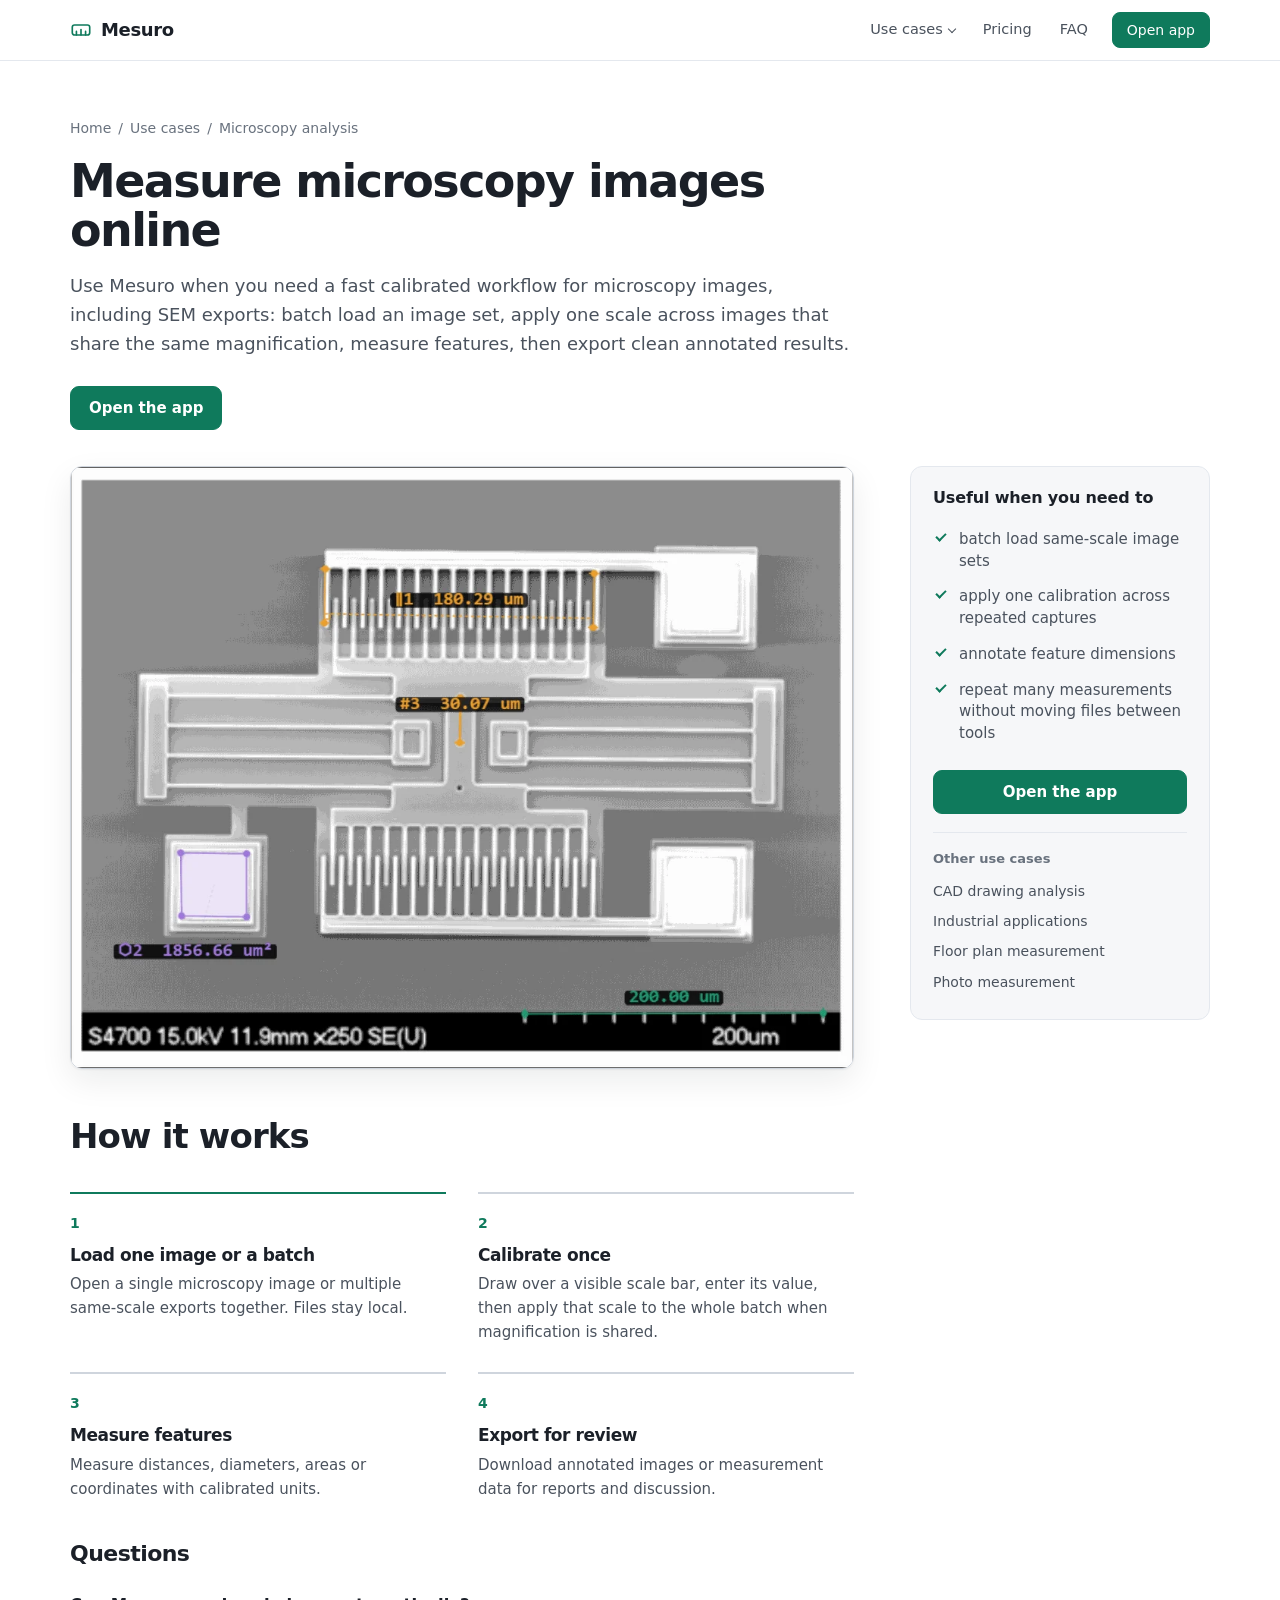
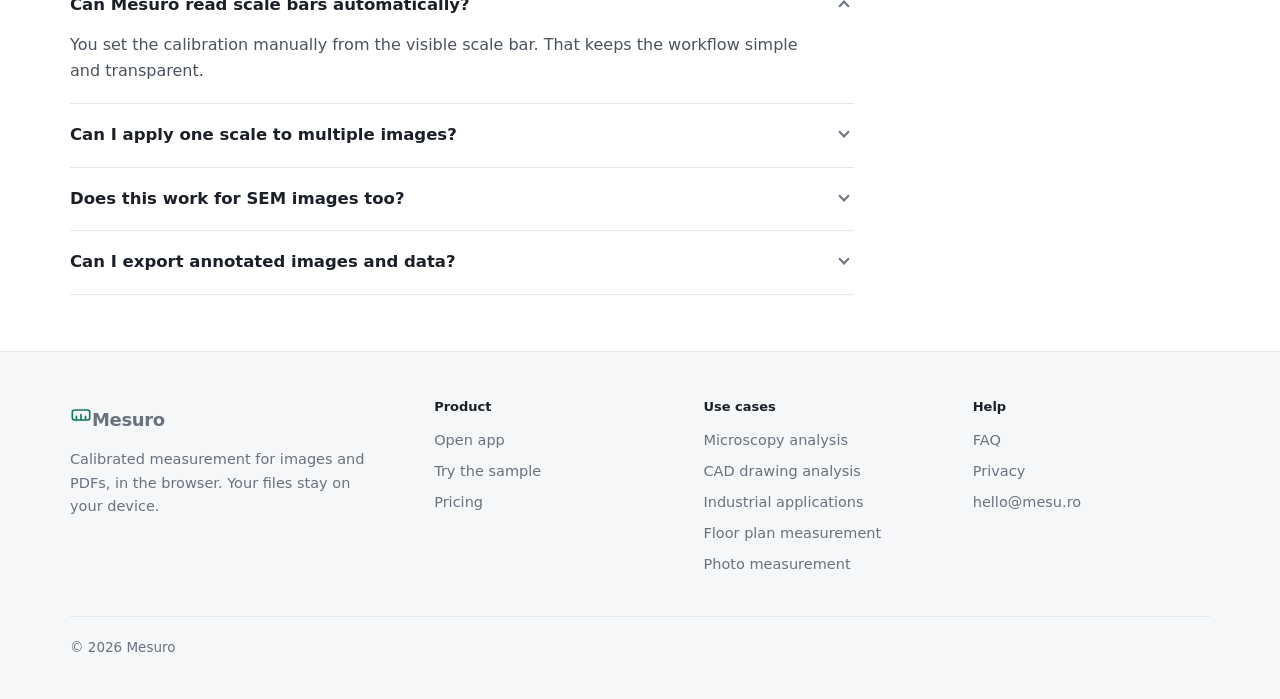
<file: use-cases/sem-images/index.html>
<!DOCTYPE html>
<html lang="en">
<head>
<meta charset="UTF-8">
<meta name="viewport" content="width=device-width, initial-scale=1.0">
<title>Measure Microscopy and SEM Images Online</title>
<meta name="description" content="Measure microscopy and SEM images in the browser. Batch load same-scale images, calibrate from a visible scale bar, and export annotated results without uploading files.">
<link rel="canonical" href="https://mesu.ro/use-cases/sem-images/">
<link rel="icon" type="image/png" sizes="192x192" href="../../favicon.png">
<link rel="icon" type="image/png" sizes="32x32" href="../../favicon-32.png">
<link rel="apple-touch-icon" href="../../favicon.png">
<meta property="og:type" content="website">
<meta property="og:url" content="https://mesu.ro/use-cases/sem-images/">
<meta property="og:title" content="Measure Microscopy and SEM Images Online">
<meta property="og:description" content="Measure microscopy and SEM images in the browser. Batch load same-scale images, calibrate from a visible scale bar, and export annotated results without uploading files.">
<meta property="og:image" content="https://mesu.ro/og.png">
<meta name="twitter:card" content="summary_large_image">
<meta name="twitter:title" content="Measure Microscopy and SEM Images Online">
<meta name="twitter:description" content="Measure microscopy and SEM images in the browser. Batch load same-scale images, calibrate from a visible scale bar, and export annotated results without uploading files.">
<meta name="twitter:image" content="https://mesu.ro/og.png">
<link rel="stylesheet" href="../../assets/site.css">
<script type="application/ld+json">{"@context":"https://schema.org","@type":"FAQPage","mainEntity":[{"@type":"Question","name":"Can Mesuro read scale bars automatically?","acceptedAnswer":{"@type":"Answer","text":"You set the calibration manually from the visible scale bar. That keeps the workflow simple and transparent."}},{"@type":"Question","name":"Can I apply one scale to multiple images?","acceptedAnswer":{"@type":"Answer","text":"Yes. If several loaded images share the same scale, you can calibrate once and apply that scale across the batch."}},{"@type":"Question","name":"Does this work for SEM images too?","acceptedAnswer":{"@type":"Answer","text":"Yes. SEM exports with a visible scale bar fit the same calibrated microscopy workflow."}},{"@type":"Question","name":"Can I export annotated images and data?","acceptedAnswer":{"@type":"Answer","text":"Yes. You can export annotated images and CSV data from the browser workflow."}}]}</script>
<script defer src="https://cloud.umami.is/script.js" data-website-id="1862fd90-e083-4d42-9a96-96b12e2cde74"></script>
</head>
<body>
<div class="site-header-bar">
<header class="site-header shell">
  <a class="brand" href="../../" aria-label="Mesuro home"><svg class="brand-mark" viewBox="0 0 24 24" fill="none" stroke="currentColor" stroke-width="1.8" stroke-linecap="round" aria-hidden="true"><rect x="2.5" y="6.5" width="19" height="11" rx="2.5"/><path d="M7 17.5v-4M12 17.5v-6M17 17.5v-4"/></svg>Mesuro</a>
  <nav class="site-nav" aria-label="Primary">
    <details class="nav-dropdown">
      <summary><span class="d-only">Use cases</span><span class="m-only">Menu</span></summary>
      <div class="nav-dropdown-menu">
          <a href="../../use-cases/sem-images/" aria-current="page">Microscopy analysis<small>Calibrate from the scale bar, then measure features across a batch.</small></a>
          <a href="../../use-cases/cad-drawings/">CAD drawing analysis<small>Check dimensions on exported drawings without opening CAD.</small></a>
          <a href="../../use-cases/laser-alignment/">Industrial applications<small>Verify laser engraving offsets and calibration points.</small></a>
          <a href="../../use-cases/pdf-blueprints/">Floor plan measurement<small>Room areas, wall lengths and openings from scaled plans.</small></a>
          <a href="../../use-cases/known-object/">Photo measurement<small>Use a coin or card in the photo as the reference.</small></a>
        <div class="menu-extra">
          <a href="../../pricing/">Pricing</a>
          <a href="../../faq/">FAQ</a>
        </div>
      </div>
    </details>
    <a href="../../pricing/" data-umami-event="cta_view_pricing" data-umami-event-source="nav">Pricing</a>
    <a href="../../faq/">FAQ</a>
    <a class="button primary small nav-cta" href="../../app/?from=nav" data-umami-event="cta_open_app" data-umami-event-source="nav">Open app</a>
  </nav>
</header>
</div>
<main class="shell">
  <section class="page-hero">
    <p class="crumbs"><a href="../../">Home</a><span>/</span><a href="../../#use-cases">Use cases</a><span>/</span>Microscopy analysis</p>
    <h1>Measure microscopy images online</h1>
    <p>Use Mesuro when you need a fast calibrated workflow for microscopy images, including SEM exports: batch load an image set, apply one scale across images that share the same magnification, measure features, then export clean annotated results.</p>
    <div class="button-row">
      <a class="button primary" href="../../app/?from=sem-images" data-umami-event="cta_open_app" data-umami-event-source="sem-images">Open the app</a>
    </div>
  </section>

  <section class="use-case-layout">
    <div>
      <figure class="demo-card">
        <img src="../../assets/uc-microscopy.webp" alt="Mesuro measuring a microscopy image from a visible scale bar">
      </figure>

      <section class="section" aria-labelledby="workflow-title">
        <div class="section-head">
          <h2 id="workflow-title">How it works</h2>
        </div>
        <ol class="steps"><li class="step"><h3>Load one image or a batch</h3><p>Open a single microscopy image or multiple same-scale exports together. Files stay local.</p></li><li class="step"><h3>Calibrate once</h3><p>Draw over a visible scale bar, enter its value, then apply that scale to the whole batch when magnification is shared.</p></li><li class="step"><h3>Measure features</h3><p>Measure distances, diameters, areas or coordinates with calibrated units.</p></li><li class="step"><h3>Export for review</h3><p>Download annotated images or measurement data for reports and discussion.</p></li></ol>
      </section>

      <section class="faq-section">
        <h2>Questions</h2>
        <details open><summary>Can Mesuro read scale bars automatically?</summary><p>You set the calibration manually from the visible scale bar. That keeps the workflow simple and transparent.</p></details><details><summary>Can I apply one scale to multiple images?</summary><p>Yes. If several loaded images share the same scale, you can calibrate once and apply that scale across the batch.</p></details><details><summary>Does this work for SEM images too?</summary><p>Yes. SEM exports with a visible scale bar fit the same calibrated microscopy workflow.</p></details><details><summary>Can I export annotated images and data?</summary><p>Yes. You can export annotated images and CSV data from the browser workflow.</p></details>
      </section>
    </div>

    <aside class="side-panel">
      <h2>Useful when you need to</h2>
      <ul><li>batch load same-scale image sets</li><li>apply one calibration across repeated captures</li><li>annotate feature dimensions</li><li>repeat many measurements without moving files between tools</li></ul>
      <a class="button primary" href="../../app/?from=sem-images-side" data-umami-event="cta_open_app" data-umami-event-source="sem-images-side">Open the app</a>
      <div class="related"><p>Other use cases</p><a href="../cad-drawings/">CAD drawing analysis</a><a href="../laser-alignment/">Industrial applications</a><a href="../pdf-blueprints/">Floor plan measurement</a><a href="../known-object/">Photo measurement</a></div>
    </aside>
  </section>
</main>
<footer class="site-footer">
  <div class="shell">
    <div class="footer-grid">
      <div>
        <a class="brand" href="../../" aria-label="Mesuro home"><svg class="brand-mark" viewBox="0 0 24 24" fill="none" stroke="currentColor" stroke-width="1.8" stroke-linecap="round" aria-hidden="true"><rect x="2.5" y="6.5" width="19" height="11" rx="2.5"/><path d="M7 17.5v-4M12 17.5v-6M17 17.5v-4"/></svg>Mesuro</a>
        <p>Calibrated measurement for images and PDFs, in the browser. Your files stay on your device.</p>
      </div>
      <div>
        <h2>Product</h2>
        <a href="../../app/?from=footer">Open app</a>
        <a href="../../app/?from=footer&amp;sample=technical-drawing">Try the sample</a>
        <a href="../../pricing/" data-umami-event="cta_view_pricing" data-umami-event-source="footer">Pricing</a>
      </div>
      <div>
        <h2>Use cases</h2>
      <a href="../../use-cases/sem-images/">Microscopy analysis</a>
      <a href="../../use-cases/cad-drawings/">CAD drawing analysis</a>
      <a href="../../use-cases/laser-alignment/">Industrial applications</a>
      <a href="../../use-cases/pdf-blueprints/">Floor plan measurement</a>
      <a href="../../use-cases/known-object/">Photo measurement</a>
      </div>
      <div>
        <h2>Help</h2>
        <a href="../../faq/">FAQ</a>
        <a href="../../faq/#privacy">Privacy</a>
        <a href="mailto:hello@mesu.ro">hello@mesu.ro</a>
      </div>
    </div>
    <div class="footer-base">&copy; 2026 Mesuro</div>
  </div>
</footer>
</body>
</html>
</file>
<file: assets/site.css>
/* ============================================================
   Mesuro site — calm, utilitarian, same tokens as the app
   ============================================================ */
:root {
  --bg:          #ffffff;
  --bg-2:        #f6f7f9;
  --panel:       #ffffff;
  --line:        #e4e8ee;
  --line-2:      #cfd5dd;
  --text:        #1b2028;
  --text-soft:   #4a525d;
  --text-muted:  #69727e;
  --accent:      #0F7A5C;
  --accent-fill: #0F7A5C;
  --accent-soft: #e3f3ec;
  --pro:         #2563eb;
  --shadow:      0 1px 2px rgba(15,20,30,.06), 0 12px 32px rgba(15,20,30,.08);
  --radius:      10px;
  --max:         1140px;
  --c-dist: #c97a10; --c-diam: #1f9b7a; --c-angle: #c23d6c; --c-area: #7a55c4; --c-path: #d06b1c;
  color-scheme: light;
}
@media (prefers-color-scheme: dark) {
  :root {
    --bg:          #111418;
    --bg-2:        #161a20;
    --panel:       #1b2027;
    --line:        #262d36;
    --line-2:      #333b46;
    --text:        #e3e7ec;
    --text-soft:   #b3bcc7;
    --text-muted:  #8a94a0;
    --accent:      #2bb78a;
    --accent-fill: #15805f;
    --accent-soft: rgba(29,158,117,.14);
    --pro:         #5b8cff;
    --shadow:      0 1px 2px rgba(0,0,0,.4), 0 16px 40px rgba(0,0,0,.35);
    --c-dist: #EF9F27; --c-diam: #5DCAA5; --c-angle: #D4537E; --c-area: #9F77DD; --c-path: #F0994A;
    color-scheme: dark;
  }
}

*, *::before, *::after { box-sizing: border-box; }
html { scroll-behavior: smooth; -webkit-text-size-adjust: 100%; }
@media (prefers-reduced-motion: reduce) { html { scroll-behavior: auto; } }
body {
  margin: 0;
  font: 16px/1.6 -apple-system, BlinkMacSystemFont, "Segoe UI", Inter, Roboto, system-ui, sans-serif;
  background: var(--bg);
  color: var(--text);
  -webkit-font-smoothing: antialiased;
}
a { color: var(--accent); text-underline-offset: 3px; }
img { max-width: 100%; height: auto; display: block; }
:focus-visible { outline: 2px solid var(--accent); outline-offset: 3px; border-radius: 4px; }
.shell { width: min(var(--max), calc(100% - 48px)); margin: 0 auto; }

/* ---------- Header ---------- */
.site-header-bar {
  position: sticky; top: 0; z-index: 30;
  background: color-mix(in srgb, var(--bg) 88%, transparent);
  backdrop-filter: saturate(1.4) blur(10px); -webkit-backdrop-filter: saturate(1.4) blur(10px);
  border-bottom: 1px solid var(--line);
}
.site-header { display: flex; align-items: center; justify-content: space-between; gap: 20px; height: 60px; }
.brand { display: inline-flex; align-items: center; gap: 9px; color: var(--text); text-decoration: none; font-weight: 650; font-size: 18px; letter-spacing: -.02em; }
.brand-mark { width: 22px; height: 22px; color: var(--accent); flex-shrink: 0; }
.site-nav { display: flex; align-items: center; gap: 4px; }
.site-nav > a, .nav-dropdown summary {
  color: var(--text-soft); text-decoration: none; font-size: 14.5px; font-weight: 500;
  padding: 7px 12px; border-radius: 8px; cursor: pointer;
}
.site-nav > a:hover, .nav-dropdown summary:hover, .nav-dropdown[open] summary { color: var(--text); background: var(--bg-2); }
.site-nav > a[aria-current="page"] { color: var(--text); }
.nav-dropdown { position: relative; }
.nav-dropdown summary { list-style: none; display: inline-flex; align-items: center; gap: 6px; }
.nav-dropdown summary::-webkit-details-marker { display: none; }
.nav-dropdown summary::after {
  content: ""; width: 6px; height: 6px; margin-top: -3px;
  border-right: 1.5px solid currentColor; border-bottom: 1.5px solid currentColor; transform: rotate(45deg);
}
.nav-dropdown-menu {
  position: absolute; top: calc(100% + 8px); left: 0; z-index: 40; min-width: 250px; padding: 6px;
  background: var(--panel); border: 1px solid var(--line-2); border-radius: 12px; box-shadow: var(--shadow);
}
.nav-dropdown-menu a { display: block; padding: 9px 12px; border-radius: 8px; color: var(--text); text-decoration: none; font-size: 14.5px; }
.nav-dropdown-menu a:hover, .nav-dropdown-menu a[aria-current="page"] { background: var(--bg-2); }
.nav-dropdown-menu a small { display: block; color: var(--text-muted); font-size: 12.5px; }
.site-nav .nav-cta { margin-left: 8px; }

/* ---------- Buttons ---------- */
.button {
  display: inline-flex; align-items: center; justify-content: center; gap: 8px;
  min-height: 44px; padding: 0 18px; border-radius: 9px;
  border: 1px solid var(--line-2); background: var(--panel); color: var(--text);
  font-size: 15px; font-weight: 600; text-decoration: none; white-space: nowrap;
  transition: background .12s, border-color .12s, transform .12s;
}
.button:hover { border-color: var(--text-muted); }
.button:active { transform: translateY(1px); }
.button.primary { background: var(--accent-fill); border-color: var(--accent-fill); color: #fff; }
.button.primary:hover { filter: brightness(1.08); }
.button.small { min-height: 36px; padding: 0 14px; font-size: 14px; }
.button.pro { background: var(--pro); border-color: var(--pro); color: #fff; }
.button-row { display: flex; flex-wrap: wrap; gap: 10px; margin-top: 28px; }

/* ---------- Type ---------- */
h1, h2, h3 { color: var(--text); letter-spacing: -.025em; }
h1 { margin: 0; font-size: clamp(34px, 5vw, 56px); line-height: 1.05; font-weight: 700; letter-spacing: -.035em; }
h2 { margin: 0; font-size: clamp(26px, 3vw, 34px); line-height: 1.15; font-weight: 680; }
h3 { margin: 0; font-size: 17px; line-height: 1.3; font-weight: 640; }
.lead { margin: 20px 0 0; max-width: 620px; color: var(--text-soft); font-size: clamp(17px, 1.6vw, 19px); line-height: 1.55; }
.eyebrow { margin: 0 0 14px; color: var(--accent); font-size: 14px; font-weight: 600; }
.muted { color: var(--text-muted); }
.crumbs { margin: 0 0 18px; font-size: 14px; color: var(--text-muted); }
.crumbs a { color: var(--text-muted); text-decoration: none; }
.crumbs a:hover { color: var(--text); }
.crumbs span { margin: 0 7px; }

/* ---------- Home hero ---------- */
.hero { padding: 72px 0 40px; }
.hero-copy { max-width: 760px; }
.facts { display: flex; flex-wrap: wrap; gap: 8px 22px; margin: 22px 0 0; padding: 0; list-style: none; color: var(--text-muted); font-size: 14.5px; }
.facts li { display: inline-flex; align-items: center; gap: 8px; }
.facts svg { width: 16px; height: 16px; color: var(--accent); flex-shrink: 0; }
.shot { margin: 48px 0 0; }
.shot img, .shot picture img {
  width: 100%; border-radius: 12px; border: 1px solid var(--line-2); box-shadow: var(--shadow); background: var(--bg-2);
}
.shot figcaption { margin-top: 12px; color: var(--text-muted); font-size: 13.5px; }

/* ---------- Sections ---------- */
.section { padding: 72px 0; border-top: 1px solid var(--line); }
.section.tint { background: var(--bg-2); }
.section-head { max-width: 680px; margin-bottom: 36px; }
.section-head p { margin: 12px 0 0; color: var(--text-soft); font-size: 17px; }
.section-head.split { max-width: none; display: flex; align-items: end; justify-content: space-between; gap: 24px; flex-wrap: wrap; }
.section-head.split > div { max-width: 640px; }

/* steps: numbered columns, no boxes */
.steps { display: grid; grid-template-columns: repeat(4, minmax(0, 1fr)); gap: 32px; margin: 0; padding: 0; list-style: none; counter-reset: step; }
.step { position: relative; padding-top: 18px; border-top: 2px solid var(--line-2); counter-increment: step; }
.step::before { content: counter(step); display: block; margin-bottom: 10px; color: var(--accent); font-size: 14px; font-weight: 700; font-variant-numeric: tabular-nums; }
.step:first-child { border-top-color: var(--accent); }
.step h3 { margin-bottom: 6px; }
.step p { margin: 0; color: var(--text-soft); font-size: 15px; }
.step b { display: none; }   /* legacy numbering markup */

/* tool list */
.tools { display: grid; grid-template-columns: repeat(3, minmax(0, 1fr)); gap: 0; border-top: 1px solid var(--line); }
.tool { display: grid; grid-template-columns: 36px 1fr; gap: 4px 14px; padding: 22px 22px 22px 0; border-bottom: 1px solid var(--line); }
.tool svg { grid-row: span 2; width: 26px; height: 26px; color: var(--tc, var(--text)); margin-top: 1px; }
.tool p { margin: 0; color: var(--text-soft); font-size: 15px; }
.exports { display: flex; flex-wrap: wrap; align-items: baseline; gap: 6px 26px; margin-top: 28px; color: var(--text-soft); font-size: 15px; }
.exports strong { color: var(--text); font-weight: 640; }

/* use cases */
.cases { display: grid; grid-template-columns: repeat(6, minmax(0, 1fr)); gap: 20px; }
.case { grid-column: span 2; display: flex; flex-direction: column; color: inherit; text-decoration: none; }
.case:nth-child(4), .case:nth-child(5) { grid-column: span 3; }
.case-img { aspect-ratio: 16 / 10; overflow: hidden; border-radius: var(--radius); border: 1px solid var(--line-2); background: var(--bg-2); }
.case-img img { width: 100%; height: 100%; object-fit: cover; transition: transform .35s ease; }
.case:hover .case-img img { transform: scale(1.025); }
.case:nth-child(4) .case-img, .case:nth-child(5) .case-img { aspect-ratio: 16 / 8; }
.case h3 { margin: 16px 0 4px; }
.case p { margin: 0; color: var(--text-soft); font-size: 15px; }
.case .more { margin-top: 8px; color: var(--accent); font-size: 14.5px; font-weight: 600; }

/* privacy */
.privacy { display: grid; grid-template-columns: minmax(0, 1fr) minmax(0, 1fr); gap: 48px; align-items: start; }
.privacy ul { margin: 0; padding: 0; list-style: none; }
.privacy li { display: grid; grid-template-columns: 22px 1fr; gap: 12px; padding: 14px 0; border-bottom: 1px solid var(--line); color: var(--text-soft); }
.privacy li:first-child { padding-top: 0; }
.privacy li svg { width: 20px; height: 20px; color: var(--accent); margin-top: 2px; }
.privacy li strong { display: block; color: var(--text); font-weight: 620; }

/* short Q&A list */
.qa { display: grid; grid-template-columns: repeat(2, minmax(0, 1fr)); gap: 0 48px; }
.qa div { padding: 20px 0; border-top: 1px solid var(--line); }
.qa h3 { font-size: 16px; margin-bottom: 6px; }
.qa p { margin: 0; color: var(--text-soft); font-size: 15px; }

/* closing call to action */
.closing { padding: 80px 0; border-top: 1px solid var(--line); text-align: center; }
.closing h2 { max-width: 640px; margin: 0 auto; }
.closing p { margin: 14px auto 0; max-width: 560px; color: var(--text-soft); font-size: 17px; }
.closing .button-row { justify-content: center; }

/* ---------- Inner pages ---------- */
.page-hero { max-width: 780px; padding: 56px 0 36px; }
.page-hero h1 { font-size: clamp(32px, 4.2vw, 46px); }
.page-hero > p:not(.eyebrow):not(.crumbs) { margin: 18px 0 0; color: var(--text-soft); font-size: 18px; }

.use-case-layout { display: grid; grid-template-columns: minmax(0, 1fr) 300px; gap: 56px; align-items: start; padding-bottom: 24px; }
.use-case-layout .section { padding: 48px 0 0; border-top: 0; }
.use-case-layout .steps { grid-template-columns: repeat(2, minmax(0, 1fr)); gap: 28px 32px; }
.demo-card { margin: 0; }
.demo-card img { width: 100%; border-radius: 12px; border: 1px solid var(--line-2); box-shadow: var(--shadow); }
.demo-caption { display: none; }
.side-panel { position: sticky; top: 84px; padding: 22px; border: 1px solid var(--line); border-radius: 12px; background: var(--bg-2); }
.side-panel h2 { margin: 0 0 14px; font-size: 16px; letter-spacing: -.01em; }
.side-panel ul { margin: 0; padding: 0; list-style: none; }
.side-panel li { position: relative; padding: 7px 0 7px 26px; color: var(--text-soft); font-size: 15px; line-height: 1.45; }
.side-panel li::before {
  content: ""; position: absolute; left: 3px; top: 11px; width: 10px; height: 6px;
  border-left: 2px solid var(--accent); border-bottom: 2px solid var(--accent); transform: rotate(-45deg);
}
.side-panel .button { width: 100%; margin-top: 18px; }
.related { margin-top: 18px; padding-top: 16px; border-top: 1px solid var(--line); font-size: 14px; }
.related a { display: block; padding: 4px 0; color: var(--text-soft); text-decoration: none; }
.related a:hover { color: var(--text); }
.related p { margin: 0 0 6px; color: var(--text-muted); font-size: 13px; font-weight: 600; }

/* FAQ / accordions */
.faq-section { padding: 40px 0 8px; }
.faq-section h2 { margin-bottom: 8px; font-size: 22px; }
.faq-section details { border-bottom: 1px solid var(--line); }
.faq-section summary {
  position: relative; list-style: none; cursor: pointer;
  padding: 18px 40px 18px 0; color: var(--text); font-weight: 600; font-size: 16.5px;
}
.faq-section summary::-webkit-details-marker { display: none; }
.faq-section summary::after {
  content: ""; position: absolute; right: 6px; top: 24px; width: 8px; height: 8px;
  border-right: 2px solid var(--text-muted); border-bottom: 2px solid var(--text-muted);
  transform: rotate(45deg); transition: transform .15s;
}
.faq-section details[open] summary::after { transform: rotate(-135deg); top: 28px; }
.faq-section summary:hover { color: var(--accent); }
.faq-section details p { max-width: 760px; margin: -4px 0 20px; color: var(--text-soft); }
.kicker-links { display: flex; flex-wrap: wrap; gap: 6px; margin-top: 26px; }
.kicker-links a {
  padding: 7px 14px; border: 1px solid var(--line-2); border-radius: 999px;
  color: var(--text-soft); text-decoration: none; font-size: 14px; font-weight: 500;
}
.kicker-links a:hover { color: var(--text); border-color: var(--text-muted); }
.faq-layout { max-width: 820px; }

/* Pricing */
.pricing-grid { display: grid; grid-template-columns: repeat(2, minmax(0, 1fr)); gap: 20px; max-width: 900px; }
.pricing-card { display: flex; flex-direction: column; padding: 30px; border: 1px solid var(--line-2); border-radius: 14px; background: var(--panel); }
.pricing-card.featured { border: 2px solid var(--pro); padding: 29px; box-shadow: var(--shadow); }
.plan-label { margin: 0 0 14px; color: var(--text); font-size: 15px; font-weight: 650; }
.pricing-card.featured .plan-label { color: var(--pro); }
.plan-price { margin: 0; font-size: 44px; font-weight: 700; line-height: 1; letter-spacing: -.04em; }
.plan-price span { margin-left: 4px; color: var(--text-muted); font-size: 16px; font-weight: 500; letter-spacing: 0; }
.plan-alt { margin-top: 10px; color: var(--text-soft); font-size: 14.5px; }
.plan-summary { margin: 18px 0 0; color: var(--text-soft); }
.plan-list { margin: 20px 0 0; padding: 20px 0 0; list-style: none; border-top: 1px solid var(--line); }
.plan-list li { position: relative; padding: 6px 0 6px 26px; color: var(--text-soft); font-size: 15px; }
.plan-list li::before {
  content: ""; position: absolute; left: 3px; top: 12px; width: 10px; height: 6px;
  border-left: 2px solid var(--accent); border-bottom: 2px solid var(--accent); transform: rotate(-45deg);
}
.pricing-card .button-row { margin-top: auto; padding-top: 26px; }
.pricing-card .button-row .button { flex: 1 1 auto; }
.pricing-note { max-width: 900px; margin: 22px 0 0; padding: 16px 18px; border-radius: 10px; background: var(--bg-2); color: var(--text-soft); font-size: 15px; }

/* ---------- Footer ---------- */
.site-footer { margin-top: 24px; padding: 48px 0 40px; border-top: 1px solid var(--line); background: var(--bg-2); color: var(--text-muted); font-size: 14.5px; }
.footer-grid { display: grid; grid-template-columns: 1.4fr repeat(3, minmax(0, 1fr)); gap: 32px; }
.footer-grid p { margin: 10px 0 0; max-width: 300px; }
.footer-grid h2 { margin: 0 0 10px; font-size: 13px; font-weight: 650; letter-spacing: 0; color: var(--text); }
.footer-grid a { display: block; padding: 4px 0; color: var(--text-muted); text-decoration: none; }
.footer-grid a:hover { color: var(--text); }
.footer-base { margin-top: 36px; padding-top: 20px; border-top: 1px solid var(--line); font-size: 13.5px; }

/* ---------- Responsive ---------- */
@media (max-width: 980px) {
  .steps { grid-template-columns: repeat(2, minmax(0, 1fr)); }
  .tools { grid-template-columns: repeat(2, minmax(0, 1fr)); }
  .cases { grid-template-columns: repeat(2, minmax(0, 1fr)); }
  .case, .case:nth-child(4), .case:nth-child(5) { grid-column: span 1; }
  .case:nth-child(4) .case-img, .case:nth-child(5) .case-img { aspect-ratio: 16 / 10; }
  .privacy { grid-template-columns: 1fr; gap: 28px; }
  .use-case-layout { grid-template-columns: 1fr; gap: 8px; }
  .side-panel { position: static; margin-top: 32px; }
  .footer-grid { grid-template-columns: repeat(2, minmax(0, 1fr)); }
}
@media (max-width: 700px) {
  body { font-size: 15.5px; }
  .shell { width: calc(100% - 32px); }
  .site-nav > a:not(.nav-cta) { display: none; }          /* phones: use-case menu + CTA; pricing/FAQ in the menu */
  .nav-dropdown-menu { position: fixed; left: 16px; right: 16px; top: 62px; min-width: 0; }
  .site-nav .nav-cta { margin-left: 2px; }
  .hero { padding: 44px 0 24px; }
  .shot { margin-top: 32px; }
  .shot img, .shot picture img { max-width: 300px; margin: 0 auto; border-radius: 24px; }
  .section { padding: 52px 0; }
  .section-head { margin-bottom: 26px; }
  .steps, .tools, .cases, .qa, .pricing-grid, .use-case-layout .steps { grid-template-columns: 1fr; }
  .tool { padding-right: 0; }
  .button-row .button { flex: 1 1 auto; }
  .closing { padding: 60px 0; }
  .footer-grid { grid-template-columns: 1fr 1fr; gap: 26px; }
  .footer-grid > div:first-child { grid-column: 1 / -1; }
  .pricing-card { padding: 24px; }
  .pricing-card.featured { padding: 23px; }
}
.nav-dropdown-menu .menu-extra { display: none; }
.m-only { display: none; }
@media (max-width: 700px) { .d-only { display: none; } .m-only { display: inline; } }
@media (max-width: 700px) {
  .nav-dropdown-menu .menu-extra { display: block; border-top: 1px solid var(--line); margin-top: 6px; padding-top: 6px; }
}
</file>
